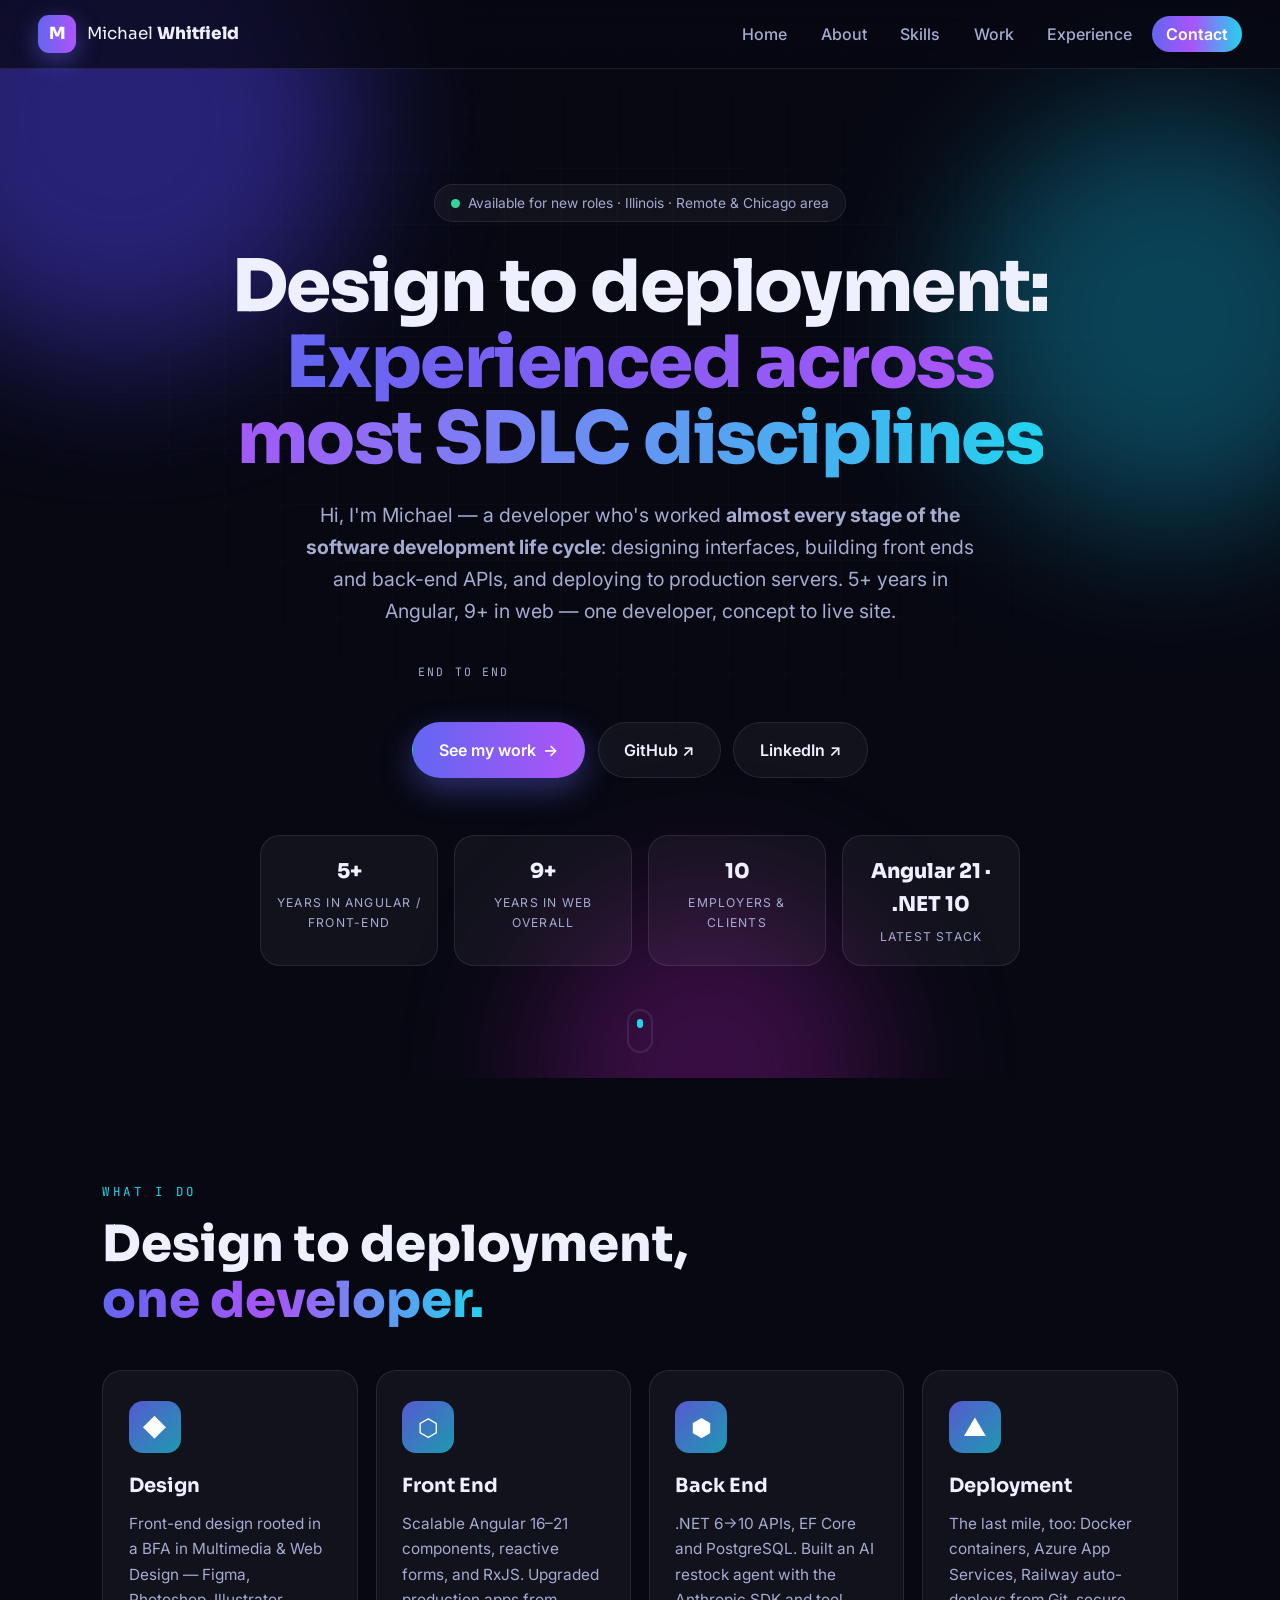
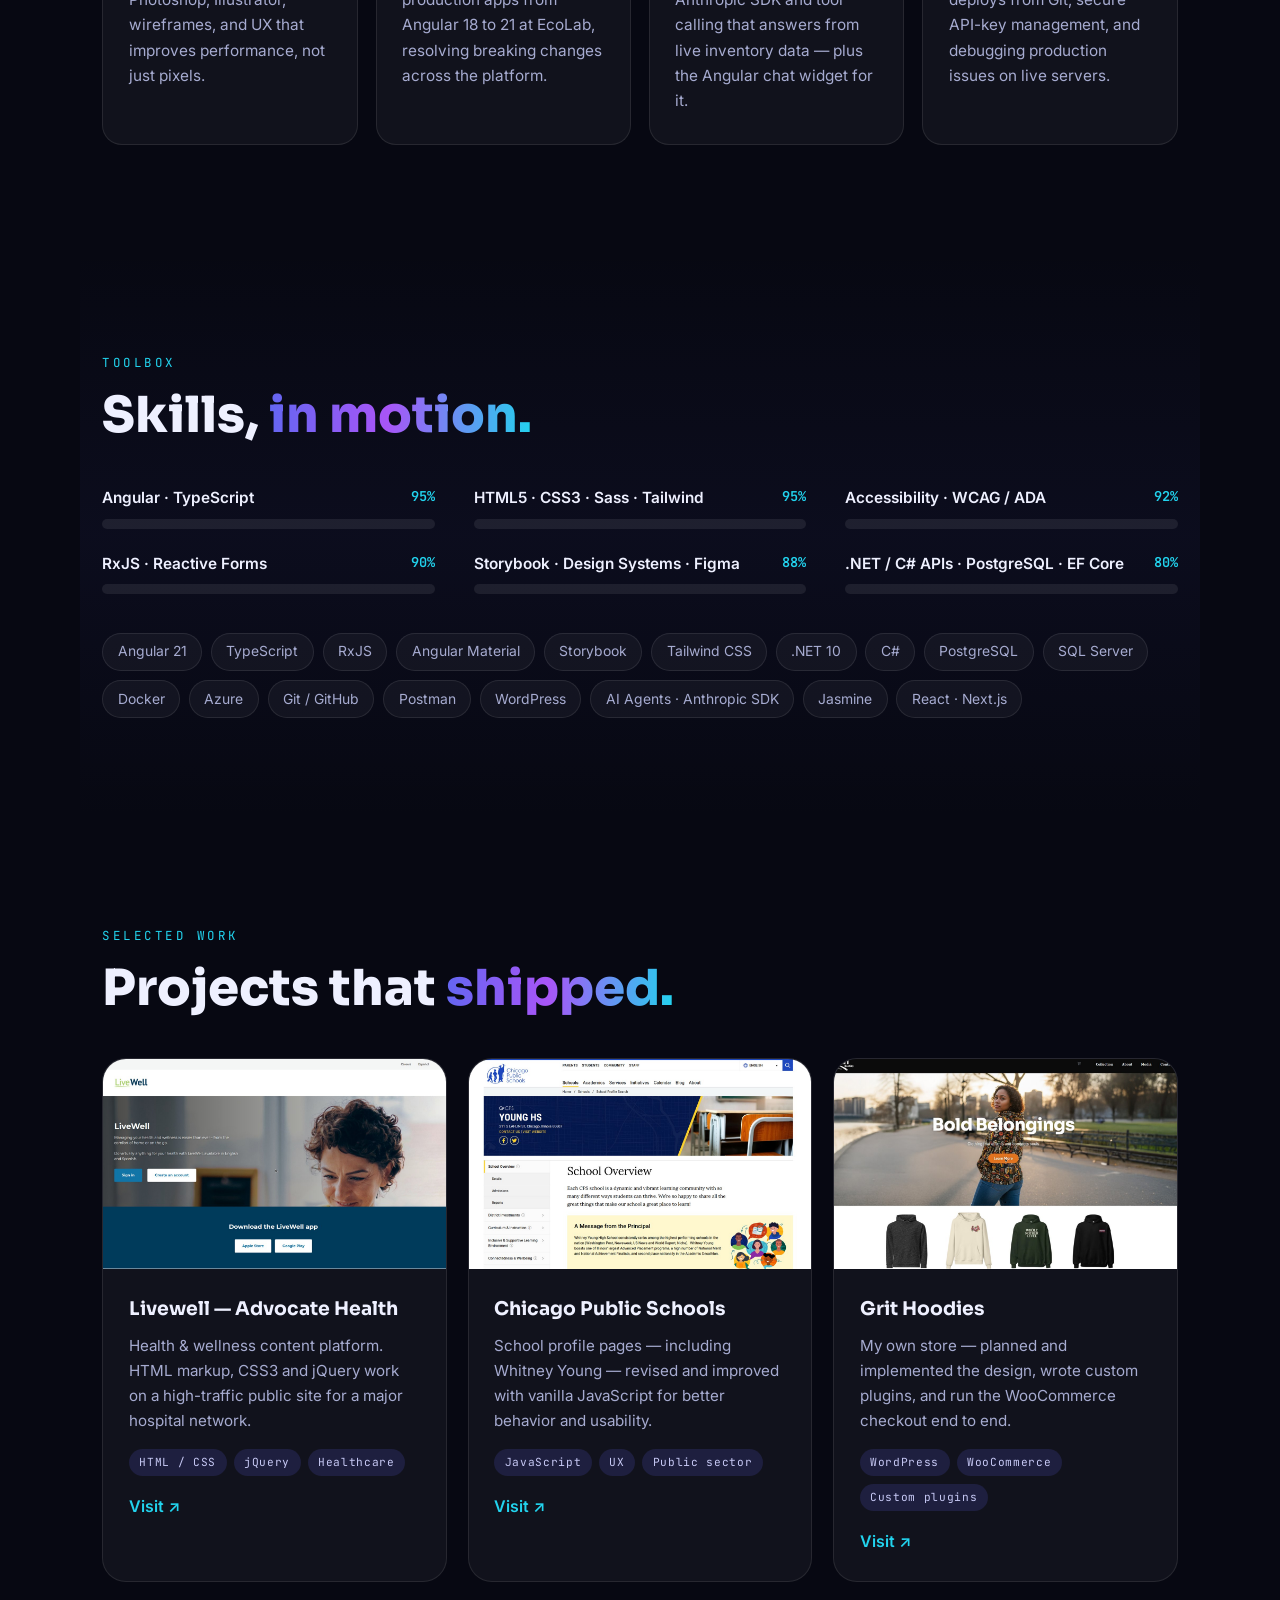
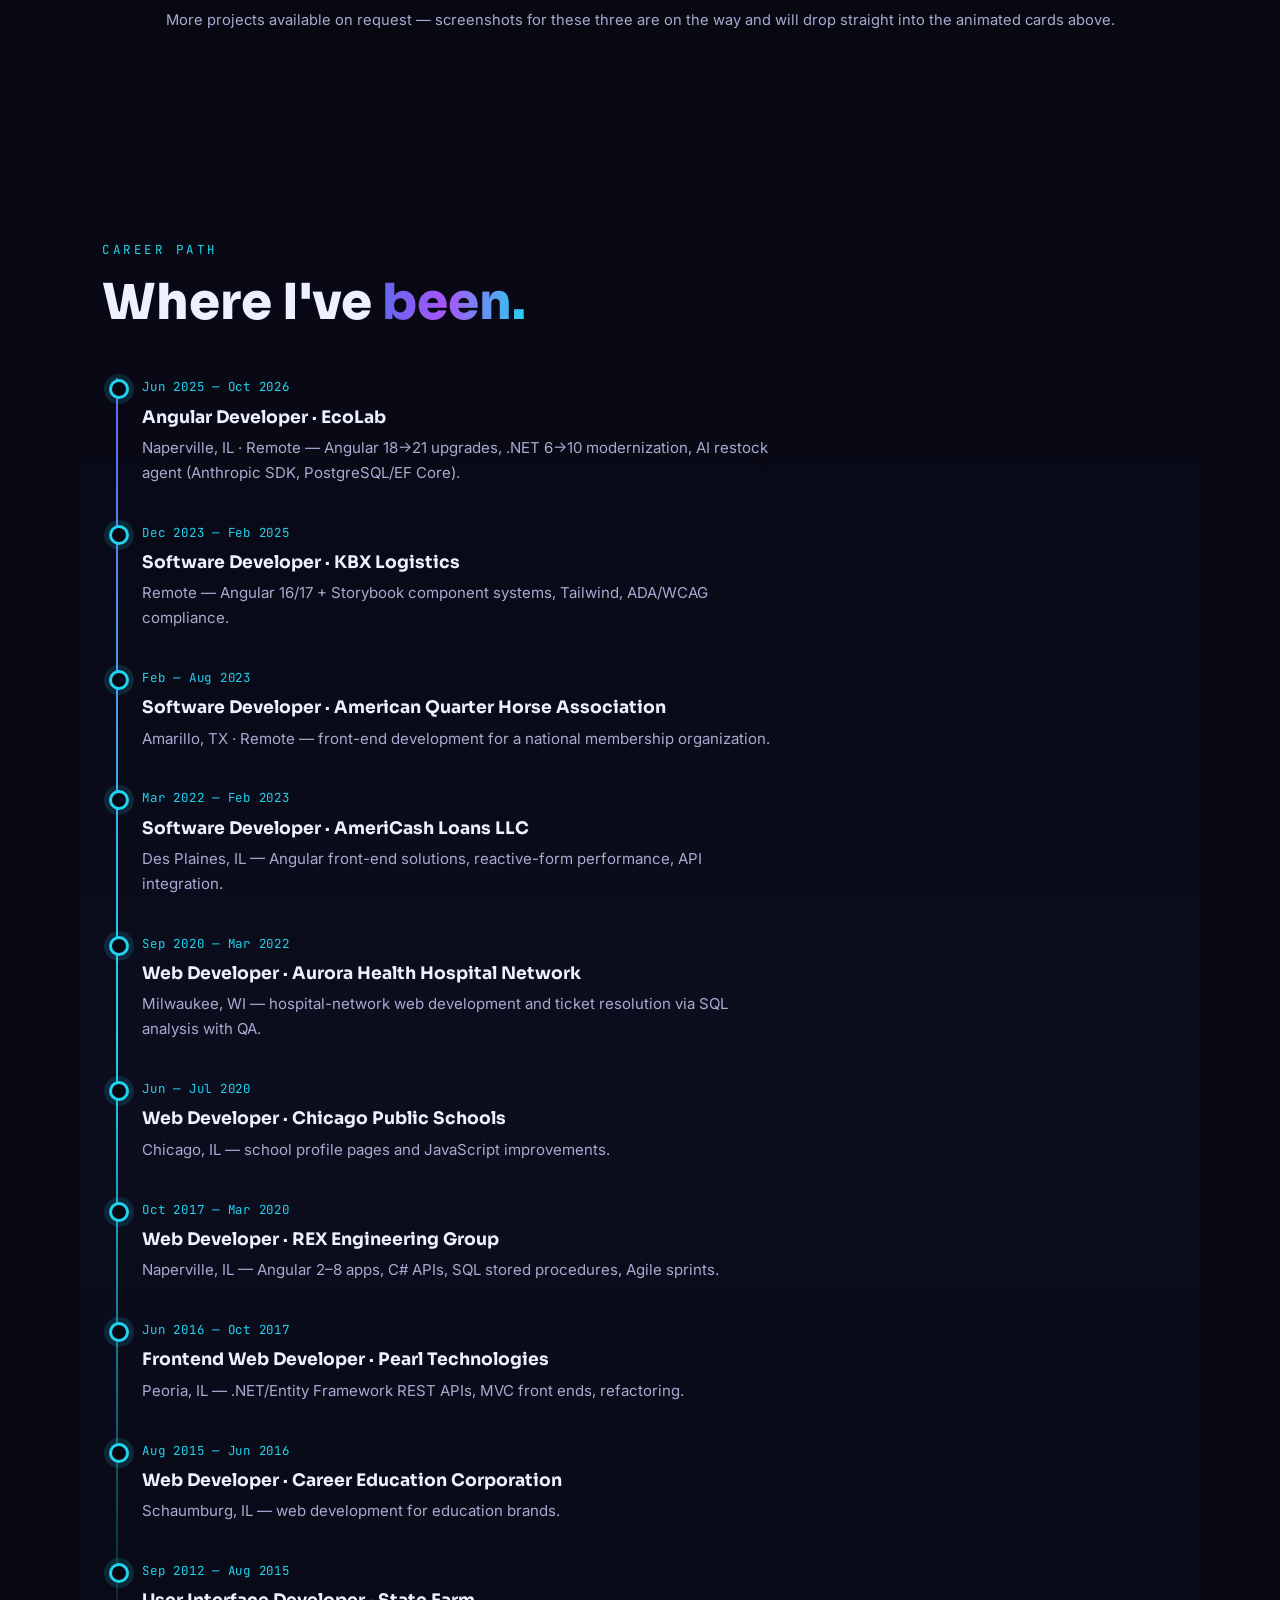
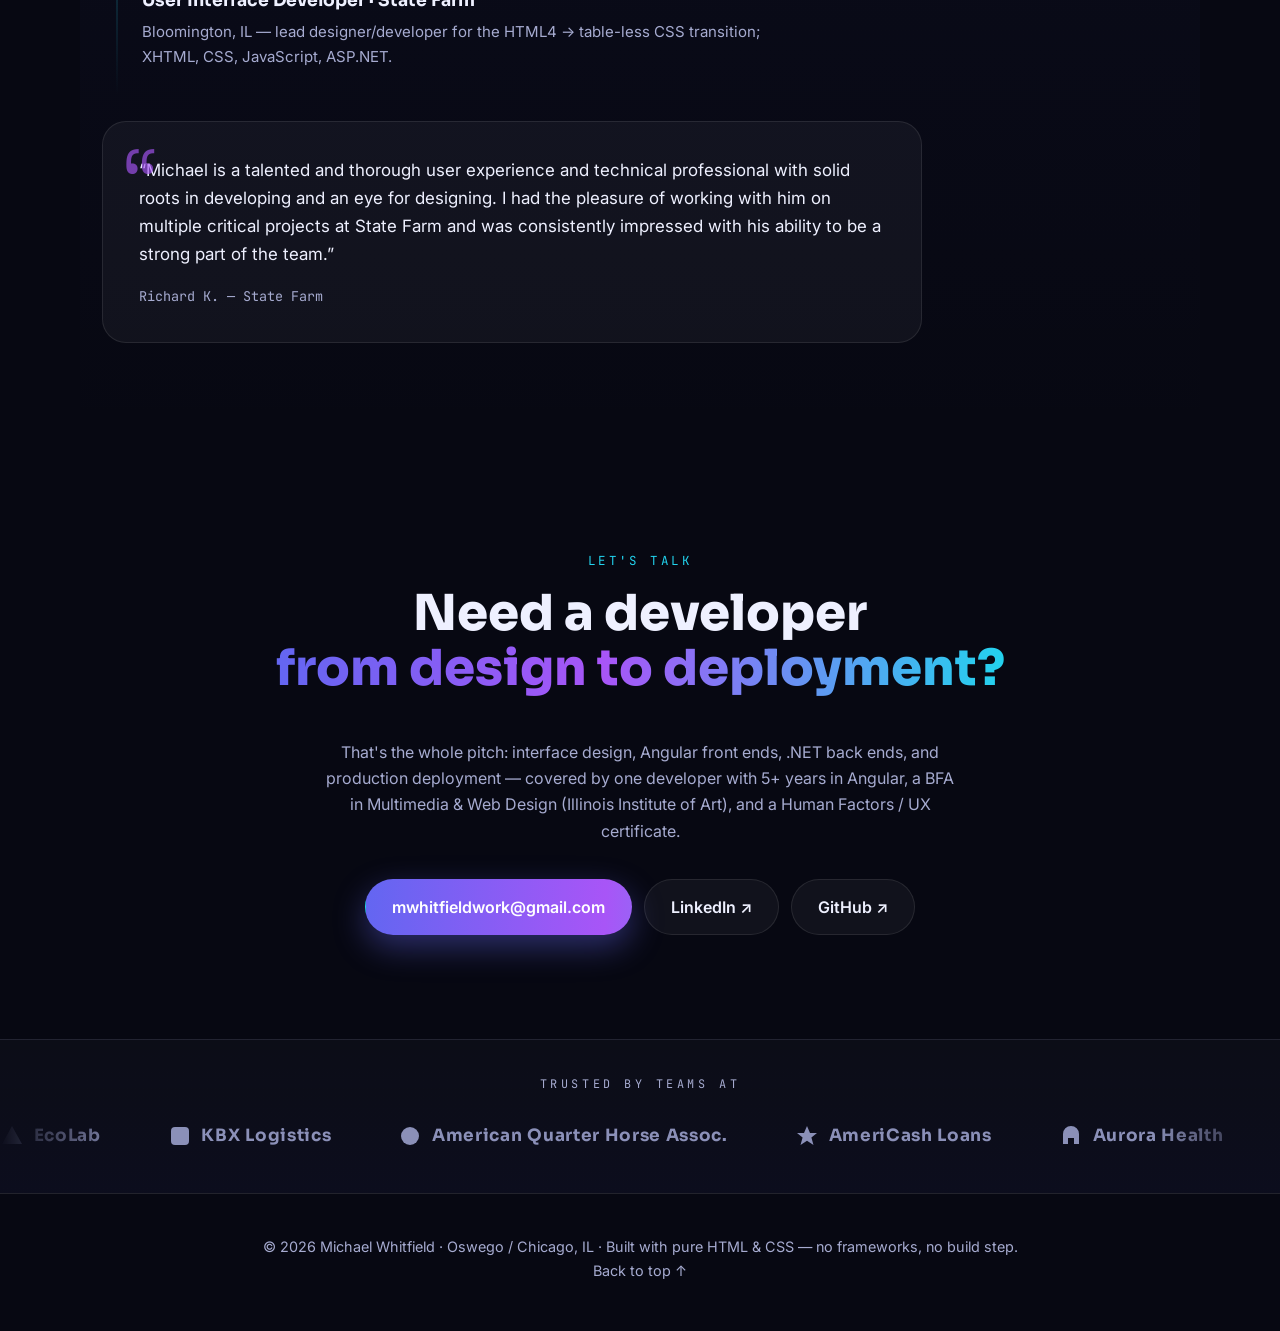
<file: index.html>
<!DOCTYPE html>
<html lang="en">
<head>
  <meta charset="UTF-8" />
  <meta name="viewport" content="width=device-width, initial-scale=1.0" />
  <meta name="description" content="Michael Whitfield — Full-stack developer in Illinois covering the whole software development life cycle: interface design, front-end and back-end builds, and deployment to production servers. Angular 21, TypeScript, .NET, PostgreSQL." />
  <meta name="theme-color" content="#070812" />
  <title>Michael Whitfield — Design to Deployment | Full-Stack Developer</title>
  <link rel="stylesheet" href="css/styles.css" />
  <link rel="icon" href="data:image/svg+xml,%3Csvg xmlns='http://www.w3.org/2000/svg' viewBox='0 0 100 100'%3E%3Cdefs%3E%3ClinearGradient id='g' x1='0' y1='0' x2='1' y2='1'%3E%3Cstop stop-color='%236366f1'/%3E%3Cstop offset='1' stop-color='%2322d3ee'/%3E%3C/linearGradient%3E%3C/defs%3E%3Crect width='100' height='100' rx='24' fill='url(%23g)'/%3E%3Ctext x='50' y='68' font-size='52' font-family='Arial' font-weight='700' fill='white' text-anchor='middle'%3EM%3C/text%3E%3C/svg%3E" />
  <link rel="preconnect" href="https://fonts.googleapis.com" />
  <link rel="preconnect" href="https://fonts.gstatic.com" crossorigin />
  <link href="https://fonts.googleapis.com/css2?family=Sora:wght@400;600;700;800&family=Inter:wght@400;500;600&family=JetBrains+Mono:wght@500&display=swap" rel="stylesheet" />
</head>
<body>
  <!-- Skip link -->
  <a class="skip-link" href="#about">Skip to content</a>

  <!-- CSS-only mobile menu toggle -->
  <input class="nav-toggle" type="checkbox" id="nav-toggle" aria-hidden="true" tabindex="-1" />

  <div class="sticky-nav">
    <a class="brand" href="#home" aria-label="Michael Whitfield — home">
      <span class="brand-mark" aria-hidden="true">M</span>
      <span>Michael <strong>Whitfield</strong></span>
    </a>
    <label class="hamburger" for="nav-toggle" aria-label="Toggle navigation"><span></span><span></span><span></span></label>
    <nav aria-label="Main navigation">
      <ul id="navLinks">
        <li><a href="#home">Home</a></li>
        <li><a href="#about">About</a></li>
        <li><a href="#skills">Skills</a></li>
        <li><a href="#work">Work</a></li>
        <li><a href="#experience">Experience</a></li>
        <li><a class="nav-cta" href="#contact">Contact</a></li>
      </ul>
    </nav>
  </div>

  <!-- ================= HERO ================= -->
  <header class="hero" id="home">
    <div class="aurora" aria-hidden="true"><span class="orb orb-a"></span><span class="orb orb-b"></span><span class="orb orb-c"></span></div>
    <div class="grid-overlay" aria-hidden="true"></div>

    <section class="hero-inner" aria-label="Introduction">
      <p class="badge reveal"><span class="pulse-dot" aria-hidden="true"></span> Available for new roles · Illinois · Remote &amp; Chicago area</p>

      <h1 class="reveal d1">Design to deployment: <br /><span class="grad-text">Experienced across most SDLC disciplines</span></h1>

      <p class="hero-sub reveal d2">
        Hi, I'm Michael — a developer who's worked <strong>almost every stage of the software
        development life cycle</strong>: designing interfaces, building front ends and
        back-end APIs, and deploying to production servers. 5+ years in Angular,
        9+ in web — one developer, concept to live site.
      </p>

      <div class="rotator reveal d3" aria-label="The full development life cycle">
        <span class="rotator-label">End to end</span>
        <span class="rotator-window" aria-hidden="true">
          <span class="rotator-word w1">Design · Interfaces &amp; design systems</span>
          <span class="rotator-word w2">Build · Angular 21 · TypeScript · RxJS</span>
          <span class="rotator-word w3">Backend · .NET APIs · PostgreSQL</span>
          <span class="rotator-word w4">Deploy · Docker · Azure · Servers</span>
        </span>
      </div>

      <div class="hero-actions reveal d4">
        <a class="btn btn-primary" href="#work">See my work <span aria-hidden="true">→</span></a>
        <a class="btn btn-ghost" href="https://github.com/mwhitfieldwork" target="_blank" rel="noopener noreferrer">GitHub ↗</a>
        <a class="btn btn-ghost" href="https://www.linkedin.com/in/mikewhitfieldsr/" target="_blank" rel="noopener noreferrer">LinkedIn ↗</a>
      </div>

      <dl class="stats reveal d5">
        <div><dt>Years in Angular / front-end</dt><dd>5+</dd></div>
        <div><dt>Years in web overall</dt><dd>9+</dd></div>
        <div><dt>Employers &amp; clients</dt><dd>10</dd></div>
        <div><dt>Latest stack</dt><dd>Angular 21 · .NET 10</dd></div>
      </dl>
    </section>

    <a class="scroll-hint" href="#about" aria-label="Scroll to About"><span></span></a>
  </header>

  <main>
    <!-- ================= ABOUT / PILLARS ================= -->
    <section id="about" class="section" aria-label="About my work">
      <p class="eyebrow reveal">What I do</p>
      <h2 class="section-title reveal">Design to deployment,<br /><span class="grad-text">one developer.</span></h2>

      <div class="cards">
        <article class="card reveal">
          <div class="card-icon" aria-hidden="true">◆</div>
          <h3>Design</h3>
          <p>Front-end design rooted in a BFA in Multimedia &amp; Web Design — Figma, Photoshop, Illustrator, wireframes, and UX that improves performance, not just pixels.</p>
        </article>
        <!--<article class="card reveal">
          <div class="card-icon" aria-hidden="true">◎</div>
          <h3>UX / UI</h3>
          <p>Consistent, accessible interfaces in Agile teams. Design systems in Storybook, Angular Material and Tailwind — WCAG/ADA adherence up 35% on component work at KBX.</p>
        </article>-->
        <article class="card reveal">
          <div class="card-icon" aria-hidden="true">⬡</div>
          <h3>Front End</h3>
          <p>Scalable Angular 16–21 components, reactive forms, and RxJS. Upgraded production apps from Angular 18 to 21 at EcoLab, resolving breaking changes across the platform.</p>
        </article>
        <article class="card reveal">
          <div class="card-icon" aria-hidden="true">⬢</div>
          <h3>Back End</h3>
          <p>.NET 6→10 APIs, EF Core and PostgreSQL. Built an AI restock agent with the Anthropic SDK and tool calling that answers from live inventory data — plus the Angular chat widget for it.</p>
        </article>
        <article class="card reveal">
          <div class="card-icon" aria-hidden="true">▲</div>
          <h3>Deployment</h3>
          <p>The last mile, too: Docker containers, Azure App Services, Railway auto-deploys from Git, secure API-key management, and debugging production issues on live servers.</p>
        </article>
      </div>
    </section>

    <!-- ================= SKILLS ================= -->
    <section id="skills" class="section section-alt" aria-label="Technical skills">
      <p class="eyebrow reveal">Toolbox</p>
      <h2 class="section-title reveal">Skills, <span class="grad-text">in motion.</span></h2>

      <div class="skills-grid">
        <div class="skill reveal"><div class="skill-head"><span>Angular · TypeScript</span><span>95%</span></div><div class="bar"><span style="--w:95%"></span></div></div>
        <div class="skill reveal"><div class="skill-head"><span>HTML5 · CSS3 · Sass · Tailwind</span><span>95%</span></div><div class="bar"><span style="--w:95%"></span></div></div>
        <div class="skill reveal"><div class="skill-head"><span>Accessibility · WCAG / ADA</span><span>92%</span></div><div class="bar"><span style="--w:92%"></span></div></div>
        <div class="skill reveal"><div class="skill-head"><span>RxJS · Reactive Forms</span><span>90%</span></div><div class="bar"><span style="--w:90%"></span></div></div>
        <div class="skill reveal"><div class="skill-head"><span>Storybook · Design Systems · Figma</span><span>88%</span></div><div class="bar"><span style="--w:88%"></span></div></div>
        <div class="skill reveal"><div class="skill-head"><span>.NET / C# APIs · PostgreSQL · EF Core</span><span>80%</span></div><div class="bar"><span style="--w:80%"></span></div></div>
      </div>

      <ul class="chip-cloud reveal" aria-label="More tools and technologies">
        <li>Angular 21</li><li>TypeScript</li><li>RxJS</li><li>Angular Material</li><li>Storybook</li><li>Tailwind CSS</li>
        <li>.NET 10</li><li>C#</li><li>PostgreSQL</li><li>SQL Server</li><li>Docker</li><li>Azure</li>
        <li>Git / GitHub</li><li>Postman</li><li>WordPress</li><li>AI Agents · Anthropic SDK</li><li>Jasmine</li><li>React · Next.js</li>
      </ul>
    </section>

    <!-- ================= WORK ================= -->
    <section id="work" class="section" aria-label="Project showcase">
      <p class="eyebrow reveal">Selected work</p>
      <h2 class="section-title reveal">Projects that <span class="grad-text">shipped.</span></h2>

      <div class="projects">
        <article class="project reveal tilt">
          <!-- SCREENSHOT SLOT: replace the .project-cover div below with
               <img class="project-shot" src="images/livewell.jpg" alt="Screenshot of Livewell" /> -->
          <img class="project-shot" src="images/livewell.jpg" alt="Screenshot of Livewell" />
          <div class="project-body">
            <h3>Livewell — Advocate Health</h3>
            <p>Health &amp; wellness content platform. HTML markup, CSS3 and jQuery work on a high-traffic public site for a major hospital network.</p>
            <ul class="tags"><li>HTML / CSS</li><li>jQuery</li><li>Healthcare</li></ul>
            <a href="https://www.advocatehealth.org/livewell" target="_blank" rel="noopener noreferrer">Visit ↗</a>
          </div>
        </article>

        <article class="project reveal tilt">
          <!-- SCREENSHOT SLOT: replace the .project-cover div below with
               <img class="project-shot" src="images/cps.jpg" alt="Screenshot of Chicago Public Schools" /> -->
          <img class="project-shot" src="images/cps.jpg" alt="Screenshot of Chicago Public Schools" />
          <div class="project-body">
            <h3>Chicago Public Schools</h3>
            <p>School profile pages — including Whitney Young — revised and improved with vanilla JavaScript for better behavior and usability.</p>
            <ul class="tags"><li>JavaScript</li><li>UX</li><li>Public sector</li></ul>
            <a href="https://www.cps.edu/schools/profiles/school-overview/whitney" target="_blank" rel="noopener noreferrer">Visit ↗</a>
          </div>
        </article>

        <article class="project reveal tilt">
          <!-- SCREENSHOT SLOT: replace the .project-cover div below with
               <img class="project-shot" src="images/grit.jpg" alt="Screenshot of Grit Hoodies" /> -->
          <img class="project-shot" src="images/grit.jpg" alt="Screenshot of Grit Hoodies" />
          <div class="project-body">
            <h3>Grit Hoodies</h3>
            <p>My own store — planned and implemented the design, wrote custom plugins, and run the WooCommerce checkout end to end.</p>
            <ul class="tags"><li>WordPress</li><li>WooCommerce</li><li>Custom plugins</li></ul>
            <a href="https://grithoodies.com" target="_blank" rel="noopener noreferrer">Visit ↗</a>
          </div>
        </article>

      </div>
      <p class="projects-note reveal">More projects available on request — screenshots for these three are on the way and will drop straight into the animated cards above.</p>
    </section>

    <!-- ================= EXPERIENCE ================= -->
    <section id="experience" class="section section-alt" aria-label="Work experience">
      <p class="eyebrow reveal">Career path</p>
      <h2 class="section-title reveal">Where I've <span class="grad-text">been.</span></h2>

      <ol class="timeline">
        <li class="reveal"><time>Jun 2025 — Oct 2026</time><div><h3>Angular Developer · EcoLab</h3><p>Naperville, IL · Remote — Angular 18→21 upgrades, .NET 6→10 modernization, AI restock agent (Anthropic SDK, PostgreSQL/EF Core).</p></div></li>
        <li class="reveal"><time>Dec 2023 — Feb 2025</time><div><h3>Software Developer · KBX Logistics</h3><p>Remote — Angular 16/17 + Storybook component systems, Tailwind, ADA/WCAG compliance.</p></div></li>
        <li class="reveal"><time>Feb — Aug 2023</time><div><h3>Software Developer · American Quarter Horse Association</h3><p>Amarillo, TX · Remote — front-end development for a national membership organization.</p></div></li>
        <li class="reveal"><time>Mar 2022 — Feb 2023</time><div><h3>Software Developer · AmeriCash Loans LLC</h3><p>Des Plaines, IL — Angular front-end solutions, reactive-form performance, API integration.</p></div></li>
        <li class="reveal"><time>Sep 2020 — Mar 2022</time><div><h3>Web Developer · Aurora Health Hospital Network</h3><p>Milwaukee, WI — hospital-network web development and ticket resolution via SQL analysis with QA.</p></div></li>
        <li class="reveal"><time>Jun — Jul 2020</time><div><h3>Web Developer · Chicago Public Schools</h3><p>Chicago, IL — school profile pages and JavaScript improvements.</p></div></li>
        <li class="reveal"><time>Oct 2017 — Mar 2020</time><div><h3>Web Developer · REX Engineering Group</h3><p>Naperville, IL — Angular 2–8 apps, C# APIs, SQL stored procedures, Agile sprints.</p></div></li>
        <li class="reveal"><time>Jun 2016 — Oct 2017</time><div><h3>Frontend Web Developer · Pearl Technologies</h3><p>Peoria, IL — .NET/Entity Framework REST APIs, MVC front ends, refactoring.</p></div></li>
        <li class="reveal"><time>Aug 2015 — Jun 2016</time><div><h3>Web Developer · Career Education Corporation</h3><p>Schaumburg, IL — web development for education brands.</p></div></li>
        <li class="reveal"><time>Sep 2012 — Aug 2015</time><div><h3>User Interface Developer · State Farm</h3><p>Bloomington, IL — lead designer/developer for the HTML4 → table-less CSS transition; XHTML, CSS, JavaScript, ASP.NET.</p></div></li>
      </ol>

      <figure class="testimonial reveal">
        <blockquote>
          <p>“Michael is a talented and thorough user experience and technical professional with solid roots in developing and an eye for designing. I had the pleasure of working with him on multiple critical projects at State Farm and was consistently impressed with his ability to be a strong part of the team.”</p>
        </blockquote>
        <figcaption>Richard K. — State Farm</figcaption>
      </figure>
    </section>

    <!-- ================= CONTACT ================= -->
    <section id="contact" class="section contact" aria-label="Contact me">
      <p class="eyebrow reveal">Let's talk</p>
      <h2 class="section-title reveal">Need a developer<br /><span class="grad-text">from design to deployment?</span></h2>
      <p class="contact-copy reveal">
        That's the whole pitch: interface design, Angular front ends, .NET back ends, and production
        deployment — covered by one developer with 5+ years in Angular, a BFA in Multimedia &amp; Web Design
        (Illinois Institute of Art), and a Human Factors / UX certificate.
      </p>
      <div class="hero-actions reveal">
        <a class="btn btn-primary" href="mailto:mwhitfieldwork@gmail.com">mwhitfieldwork@gmail.com</a>
        <a class="btn btn-ghost" href="https://www.linkedin.com/in/mikewhitfieldsr/" target="_blank" rel="noopener noreferrer">LinkedIn ↗</a>
        <a class="btn btn-ghost" href="https://github.com/mwhitfieldwork" target="_blank" rel="noopener noreferrer">GitHub ↗</a>
      </div>
    </section>
  </main>

  <!-- ============ LOGO MARQUEE — bottom of page ============
       Every employer from Mike's LinkedIn, redrawn as a wordmark
       in ONE silhouette fill color (--logo-color), same height,
       same weight. Pure CSS infinite scroll; pauses on hover. -->
  <section class="logo-strip" aria-label="Companies Michael Whitfield has worked with">
    <p class="logo-strip-label">Trusted by teams at</p>
    <div class="marquee">
      <div class="marquee-track">
        <!-- Set 1 -->
        <span class="logo-item"><svg viewBox="0 0 24 24" aria-hidden="true"><path d="M12 2 22 20H2Z"/></svg>EcoLab</span>
        <span class="logo-item"><svg viewBox="0 0 24 24" aria-hidden="true"><rect x="3" y="3" width="18" height="18" rx="4"/></svg>KBX Logistics</span>
        <span class="logo-item"><svg viewBox="0 0 24 24" aria-hidden="true"><circle cx="12" cy="12" r="9"/></svg>American Quarter Horse Assoc.</span>
        <span class="logo-item"><svg viewBox="0 0 24 24" aria-hidden="true"><path d="M12 2l3 7h7l-5.6 4.4L18.5 21 12 16.8 5.5 21l2.1-7.6L2 9h7Z"/></svg>AmeriCash Loans</span>
        <span class="logo-item"><svg viewBox="0 0 24 24" aria-hidden="true"><path d="M4 20V10a8 8 0 0 1 16 0v10h-5v-6H9v6Z"/></svg>Aurora Health</span>
        <span class="logo-item"><svg viewBox="0 0 24 24" aria-hidden="true"><path d="M12 3 2 8l10 5 10-5Zm-7 7.6V16c0 1.7 3.1 3 7 3s7-1.3 7-3v-5.4l-7 3.4Z"/></svg>Chicago Public Schools</span>
        <span class="logo-item"><svg viewBox="0 0 24 24" aria-hidden="true"><path d="M3 21 12 3l9 18h-6l-3-6-3 6Z"/></svg>REX Engineering</span>
        <span class="logo-item"><svg viewBox="0 0 24 24" aria-hidden="true"><circle cx="12" cy="12" r="6"/><circle cx="12" cy="12" r="10" fill="none" stroke="currentColor" stroke-width="2"/></svg>Pearl Technologies</span>
        <span class="logo-item"><svg viewBox="0 0 24 24" aria-hidden="true"><rect x="4" y="4" width="16" height="16" rx="2" transform="rotate(45 12 12)"/></svg>Career Education Corp</span>
        <span class="logo-item"><svg viewBox="0 0 24 24" aria-hidden="true"><path d="M12 2a10 10 0 1 0 10 10h-7a3 3 0 0 1-3-3Z"/></svg>State Farm</span>
        <!-- Set 2 (duplicate for a seamless loop — aria-hidden) -->
        <span class="logo-item" aria-hidden="true"><svg viewBox="0 0 24 24" aria-hidden="true"><path d="M12 2 22 20H2Z"/></svg>EcoLab</span>
        <span class="logo-item" aria-hidden="true"><svg viewBox="0 0 24 24" aria-hidden="true"><rect x="3" y="3" width="18" height="18" rx="4"/></svg>KBX Logistics</span>
        <span class="logo-item" aria-hidden="true"><svg viewBox="0 0 24 24" aria-hidden="true"><circle cx="12" cy="12" r="9"/></svg>American Quarter Horse Assoc.</span>
        <span class="logo-item" aria-hidden="true"><svg viewBox="0 0 24 24" aria-hidden="true"><path d="M12 2l3 7h7l-5.6 4.4L18.5 21 12 16.8 5.5 21l2.1-7.6L2 9h7Z"/></svg>AmeriCash Loans</span>
        <span class="logo-item" aria-hidden="true"><svg viewBox="0 0 24 24" aria-hidden="true"><path d="M4 20V10a8 8 0 0 1 16 0v10h-5v-6H9v6Z"/></svg>Aurora Health</span>
        <span class="logo-item" aria-hidden="true"><svg viewBox="0 0 24 24" aria-hidden="true"><path d="M12 3 2 8l10 5 10-5Zm-7 7.6V16c0 1.7 3.1 3 7 3s7-1.3 7-3v-5.4l-7 3.4Z"/></svg>Chicago Public Schools</span>
        <span class="logo-item" aria-hidden="true"><svg viewBox="0 0 24 24" aria-hidden="true"><path d="M3 21 12 3l9 18h-6l-3-6-3 6Z"/></svg>REX Engineering</span>
        <span class="logo-item" aria-hidden="true"><svg viewBox="0 0 24 24" aria-hidden="true"><circle cx="12" cy="12" r="6"/><circle cx="12" cy="12" r="10" fill="none" stroke="currentColor" stroke-width="2"/></svg>Pearl Technologies</span>
        <span class="logo-item" aria-hidden="true"><svg viewBox="0 0 24 24" aria-hidden="true"><rect x="4" y="4" width="16" height="16" rx="2" transform="rotate(45 12 12)"/></svg>Career Education Corp</span>
        <span class="logo-item" aria-hidden="true"><svg viewBox="0 0 24 24" aria-hidden="true"><path d="M12 2a10 10 0 1 0 10 10h-7a3 3 0 0 1-3-3Z"/></svg>State Farm</span>
      </div>
    </div>
  </section>

  <footer>
    <p>© 2026 Michael Whitfield · Oswego / Chicago, IL · Built with pure HTML &amp; CSS — no frameworks, no build step.</p>
    <p><a href="#home">Back to top ↑</a></p>
  </footer>
</body>
</html>
</file>
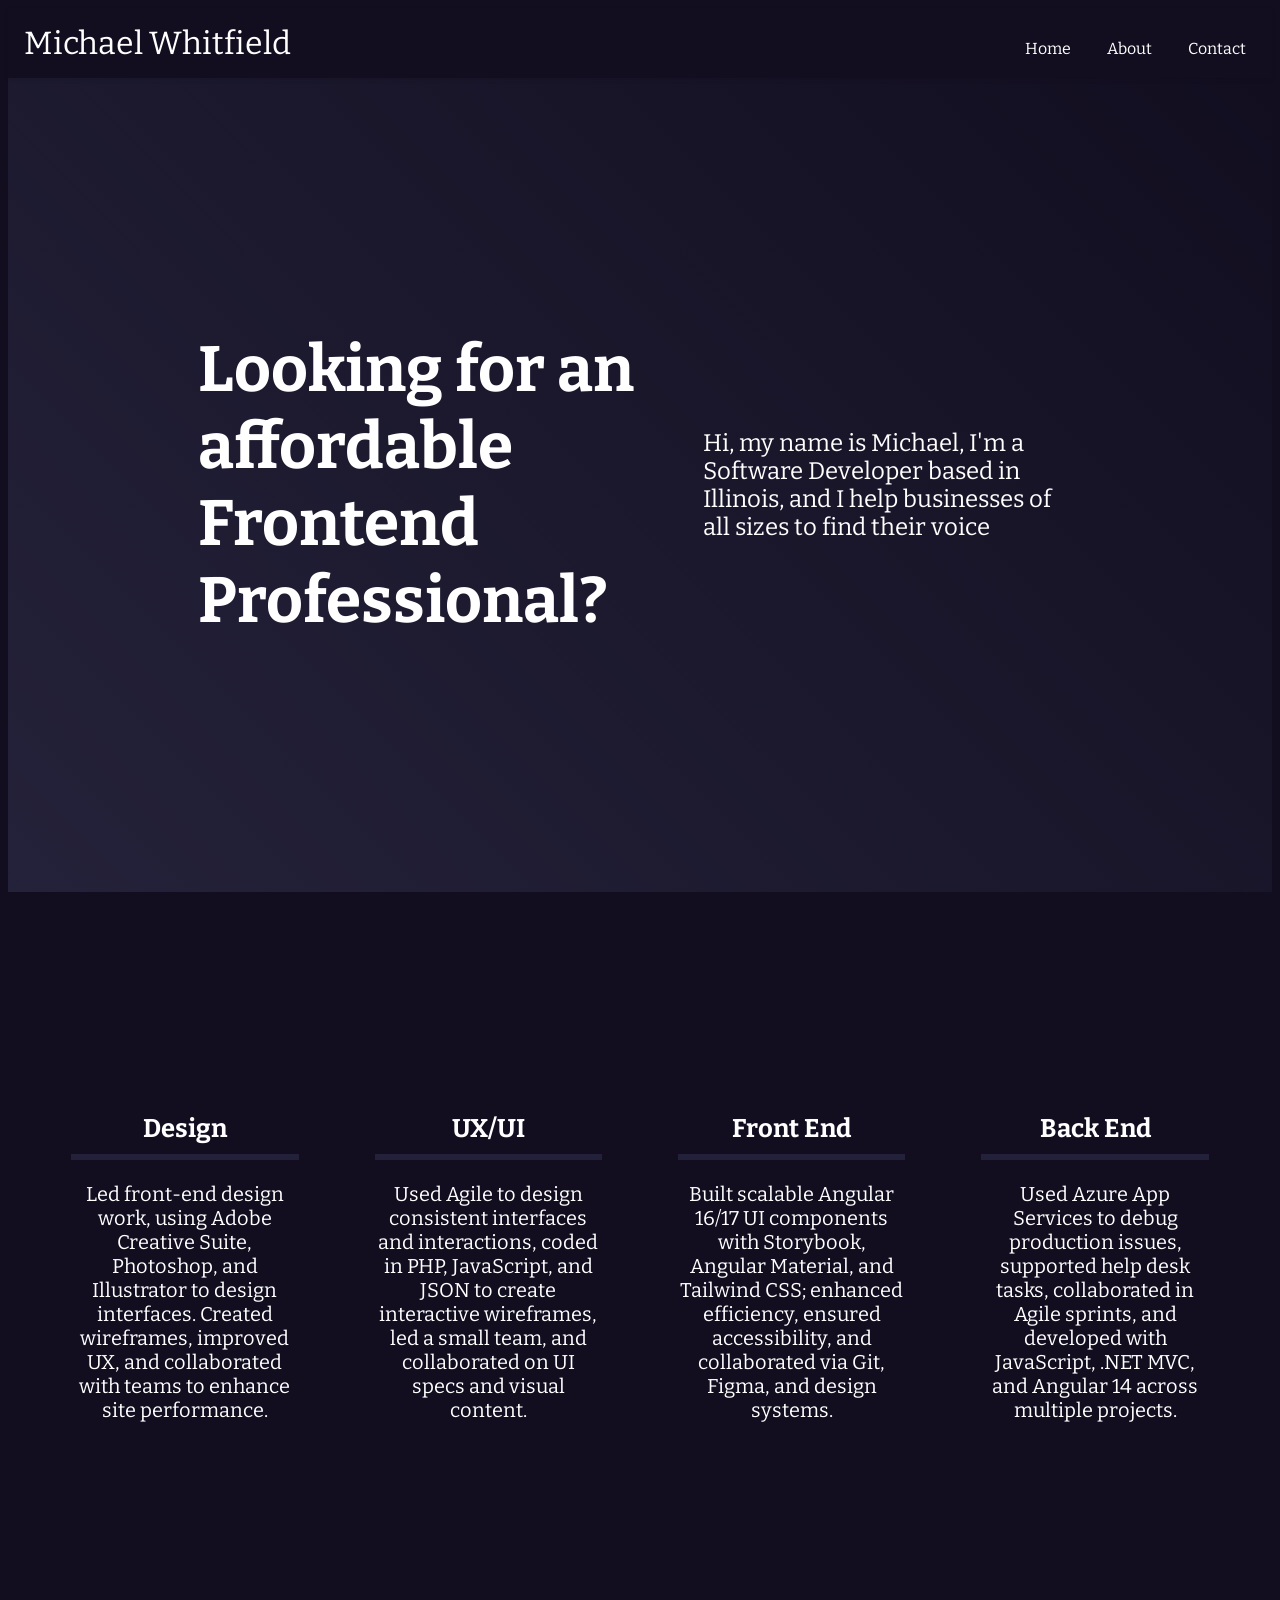
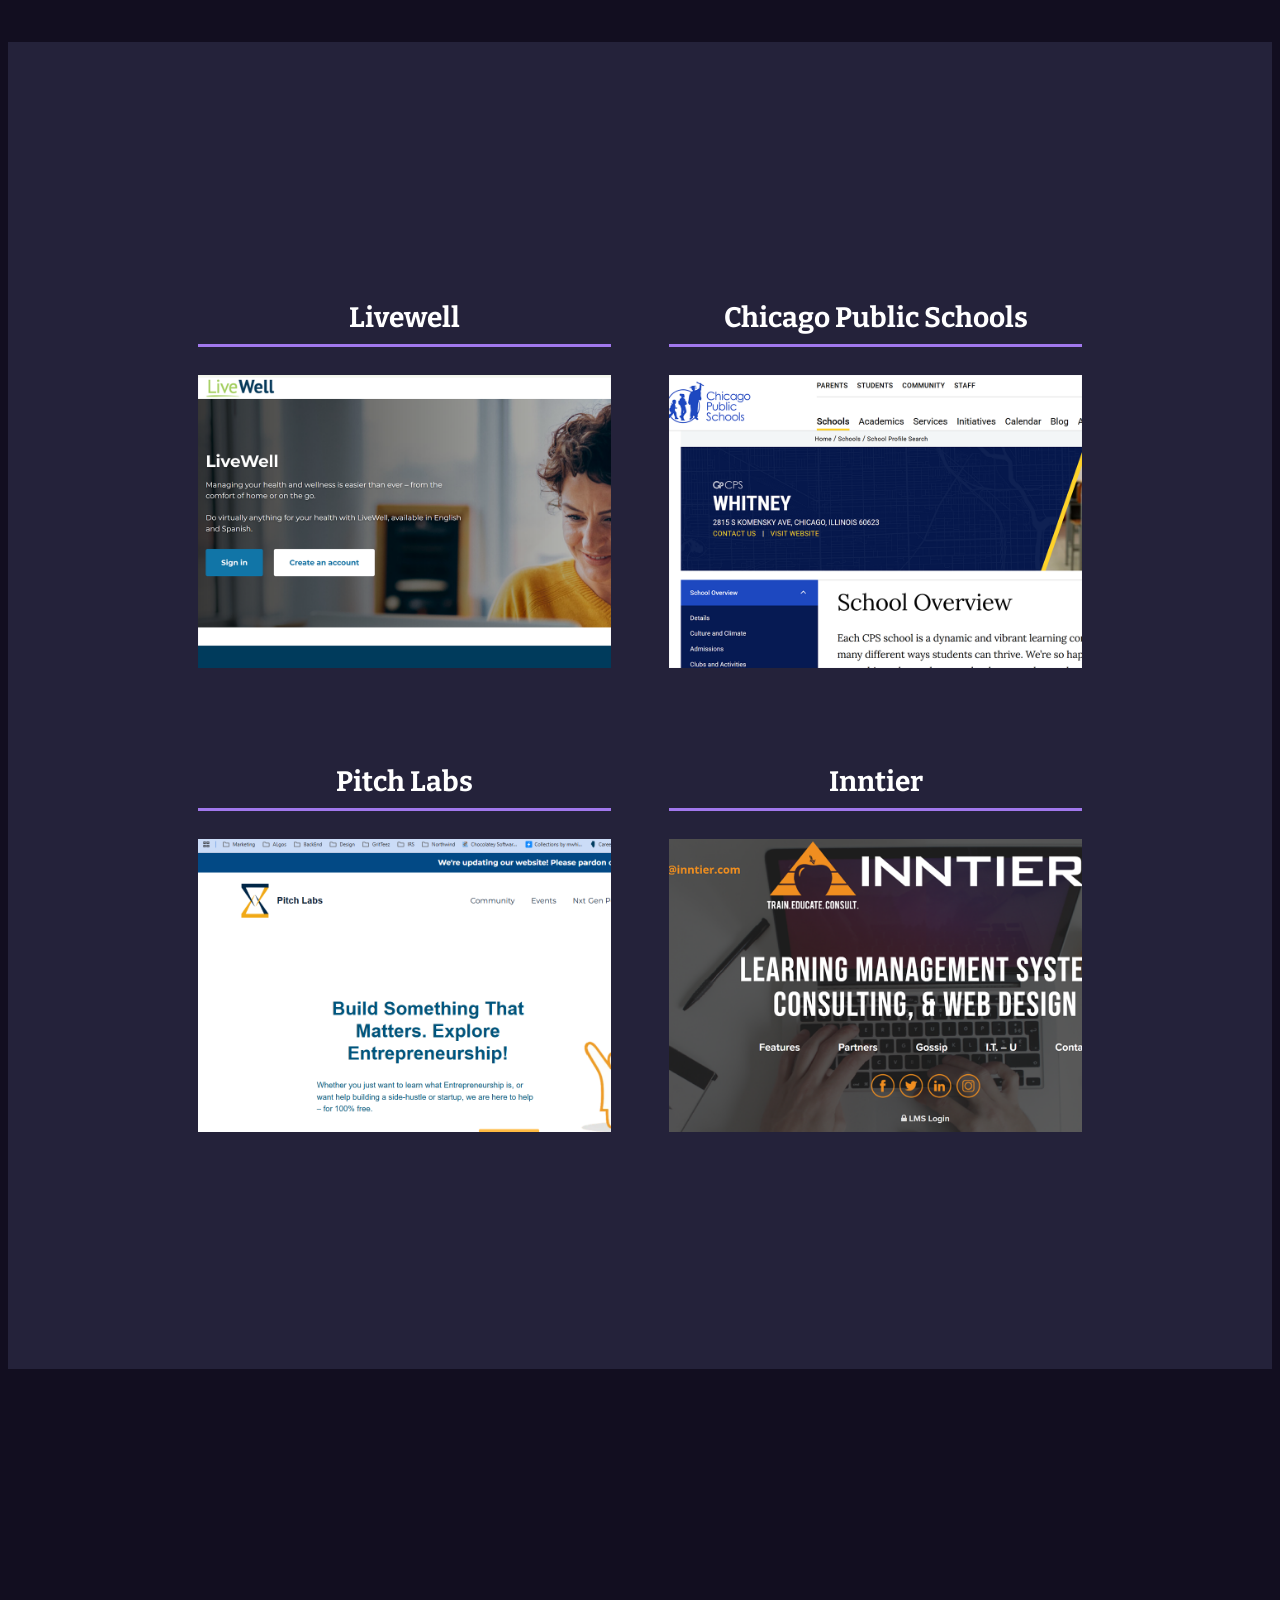
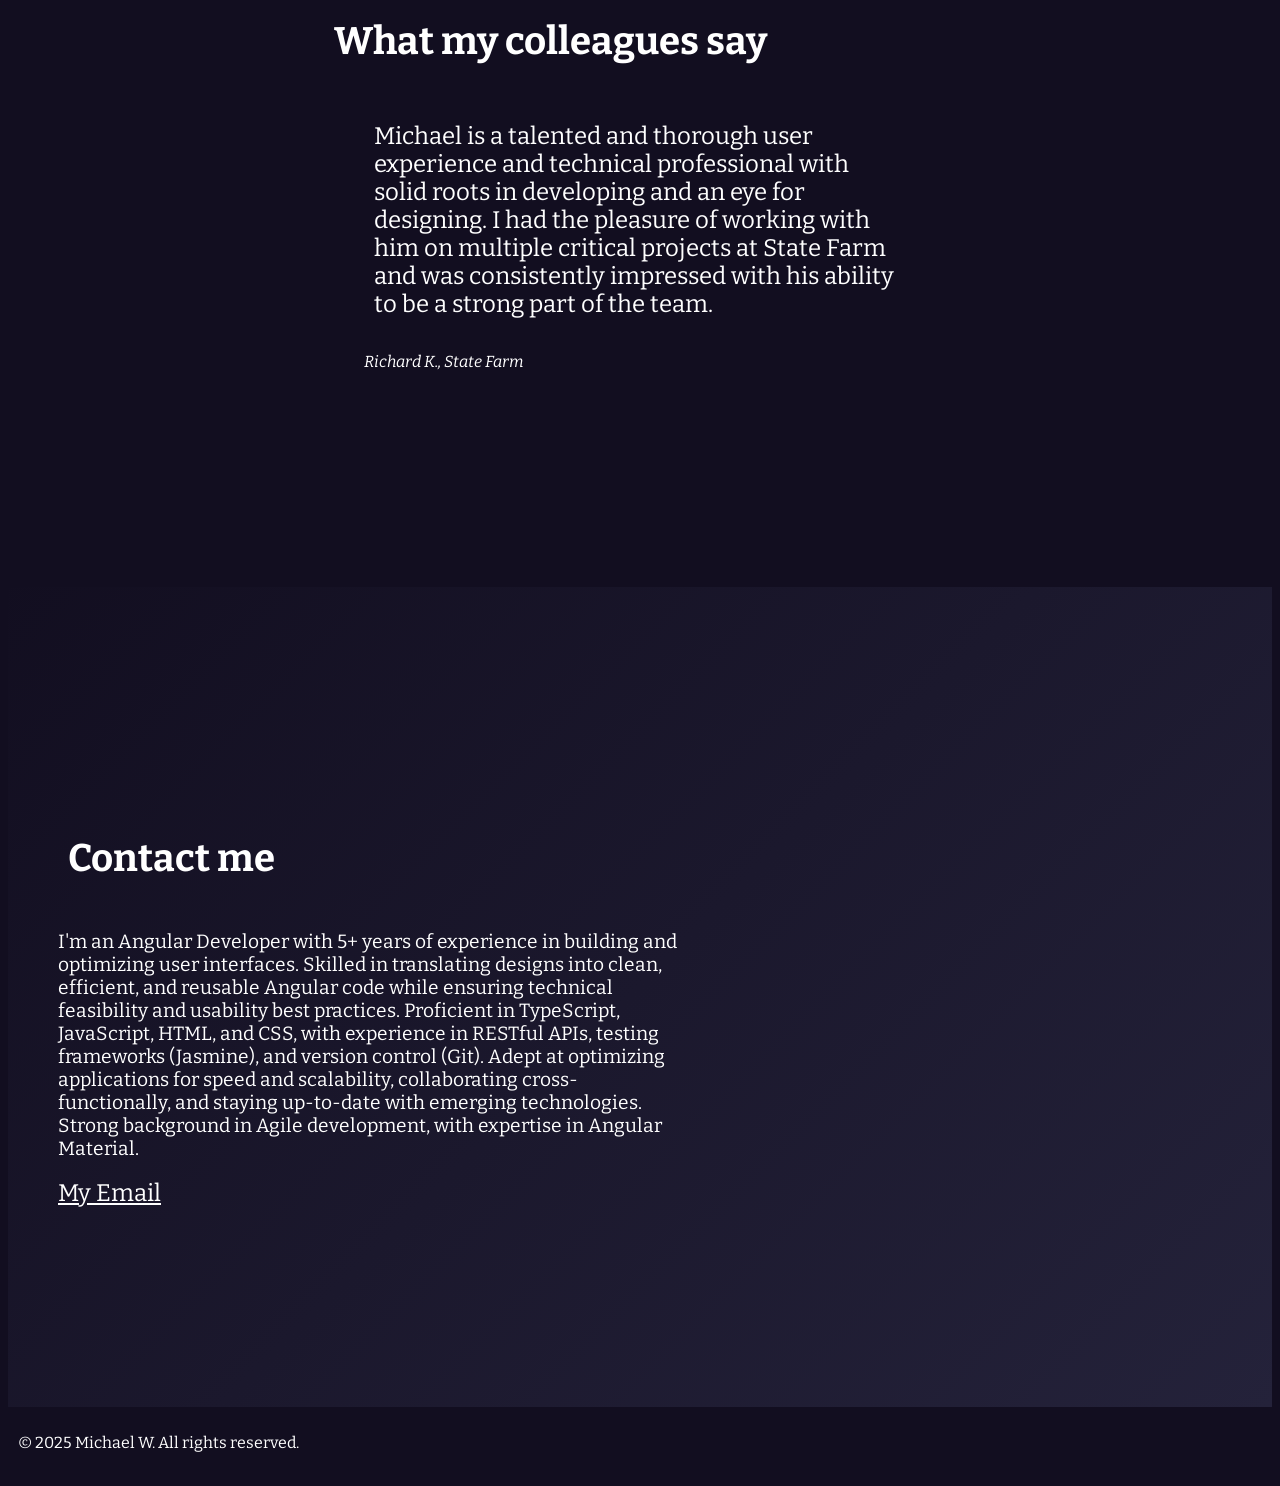
<file: version1/index.html>
<!DOCTYPE html>
<html lang="en">
<head>
  <meta charset="UTF-8" />
  <meta name="viewport" content="width=device-width, initial-scale=1.0" />
  <meta http-equiv="X-UA-Compatible" content="IE=edge" />
  <meta name="description" content="Mike W - Portfolio" />
  <title>Mw Portfolio</title>
  <link rel="stylesheet" href="css/styles.css" />
  <link rel="icon" href="favicon.ico" type="image/x-icon" />
  <link href="https://fonts.googleapis.com/css2?family=Bitter:wght@400;700&display=swap" rel="stylesheet">
</head>
<body>
    <div  class="sticky-nav">
        <article>Michael Whitfield</article> 

        <nav aria-label="Main navigation" role="navigation">
            <div class="hamburger" onclick="toggleMenu()">
                &#9776; 
              </div>
            <ul id="navLinks">
                <li><a href="#home">Home</a></li>
                <li><a href="#about">About</a></li>
                <li><a href="#contact">Contact</a></li>
                <!--<li><a href="tailwind.html" target="_blank" rel="noopener noreferrer" title="Tailwind">Tailwind</a></li>
                <li><a href="bootstrap.html" target="_blank" rel="noopener noreferrer" title="Bootstrap">Bootstrap</a></li>-->
            </ul>
        </nav>
   </div> 
  <header>   
    <section id="home"  aria-label="Home Hero">
        <h1>Looking for an affordable Frontend Professional?</h1>
        <p>Hi, my name is Michael, I'm a Software Developer  based in Illinois, and I help businesses of all sizes to find their voice</p>
    </section>
  </header>

  <main>
    <section id="about"  aria-label="About My Work">
        <article class="lifecyle-description">
            <h2>Design</h2>
            <p>Led front-end design work, using Adobe Creative Suite, Photoshop, and Illustrator to design interfaces. Created wireframes, improved UX, and collaborated with teams to enhance site performance.</p>
        </article>
        <article class="lifecyle-description">
            <h2>UX/UI</h2>
            <p>Used Agile to design consistent interfaces and interactions, coded in PHP, JavaScript, and JSON to create interactive wireframes, led a small team, and collaborated on UI specs and visual content.</p>
        </article>
        <article class="lifecyle-description">
            <h2>Front End</h2>
            <p>Built scalable Angular 16/17 UI components with Storybook, Angular Material, and Tailwind CSS; enhanced efficiency, ensured accessibility, and collaborated via Git, Figma, and design systems.</p>
        </article>
        <article class="lifecyle-description">
            <h2>Back End</h2>
            <p>Used Azure App Services to debug production issues, supported help desk tasks, collaborated in Agile sprints, and developed with JavaScript, .NET MVC, and Angular 14 across multiple projects.</p>
        </article>
    </section>

    <section id="showcase"  aria-label="Project Showcase">
        <div>
            <article class="demo">
                <h3>Livewell</h3>
                <a href="https://www.advocatehealth.org/livewell" target="_blank" rel="noopener noreferrer" title="Livewell">
                    <img src="images/livewell.png" alt="Screenshot of Livewell website" width="412" height="300" />
                </a>
            </article>
            <article class="demo">
                <h3>Chicago Public Schools</h3>
                <a href="https://www.cps.edu/schools/profiles/school-overview/whitney" target="_blank" rel="noopener noreferrer" title="Livewell">
                    <img src="images/cps.png" alt="Screenshot of ChicagoPublic Schools website"  width="412" height="300" >
                </a>
            </article>  
        </div> 
        <div>
            <article class="demo">
                <h3>Pitch Labs</h3>
                <a href="https://pitchlabs.org/" target="_blank" rel="noopener noreferrer" title="Pitch LAbs">
                    <img src="images/pitchlabs.png" alt="Screenshot of Descon website"  width="412" height="300" />
                </a>
            </article>
            <article class="demo">
                <h3>Inntier</h3>
                <a href="https://www.inntier.com/" target="_blank" rel="noopener noreferrer" title="Livewell">
                    <img src="images/inntier.png" alt="Screenshot of Inntier website" width="412" height="300"  />
                </a>
            </article>  
        </div>   
    </section>

    <section id="colleagues"  aria-label="What MY Peers Think">
        <div>
            <h3>What my colleagues say </h3>
            <blockquote>
                <p>Michael is a talented and thorough user experience and technical professional with solid roots in developing and an eye for designing. I had the pleasure of working with him on multiple critical projects at State Farm and was consistently impressed with his ability to be a strong part of the team.</p>
                <cite>Richard K., State Farm</cite>
            </blockquote>
        </div>
    </section>

    <section id="contact"  aria-label="Contact Me">
        <article>
            <h3>Contact me</h3>
            <p>I'm an Angular Developer with 5+ years of experience in building and optimizing user interfaces. Skilled in translating designs into clean, efficient, and reusable Angular code while ensuring technical feasibility and usability best practices. Proficient in TypeScript, JavaScript, HTML, and CSS, with experience in RESTful APIs, testing frameworks (Jasmine), and version control (Git). Adept at optimizing applications for speed and scalability, collaborating cross-functionally, and staying up-to-date with emerging technologies. Strong background in Agile development, with expertise in Angular Material.</p>
            <a href="mailto:mwhitfieldwork@gmail.com" target="_blank" rel="noopener noreferrer" title="Email" class="email"> My Email</a>
        </article>
    </section>
  </main>

  <footer>
    <p>&copy; 2025 Michael W. All rights reserved.</p>
  </footer>

  <script src="js/script.js"></script>
</body>
</html>
</file>
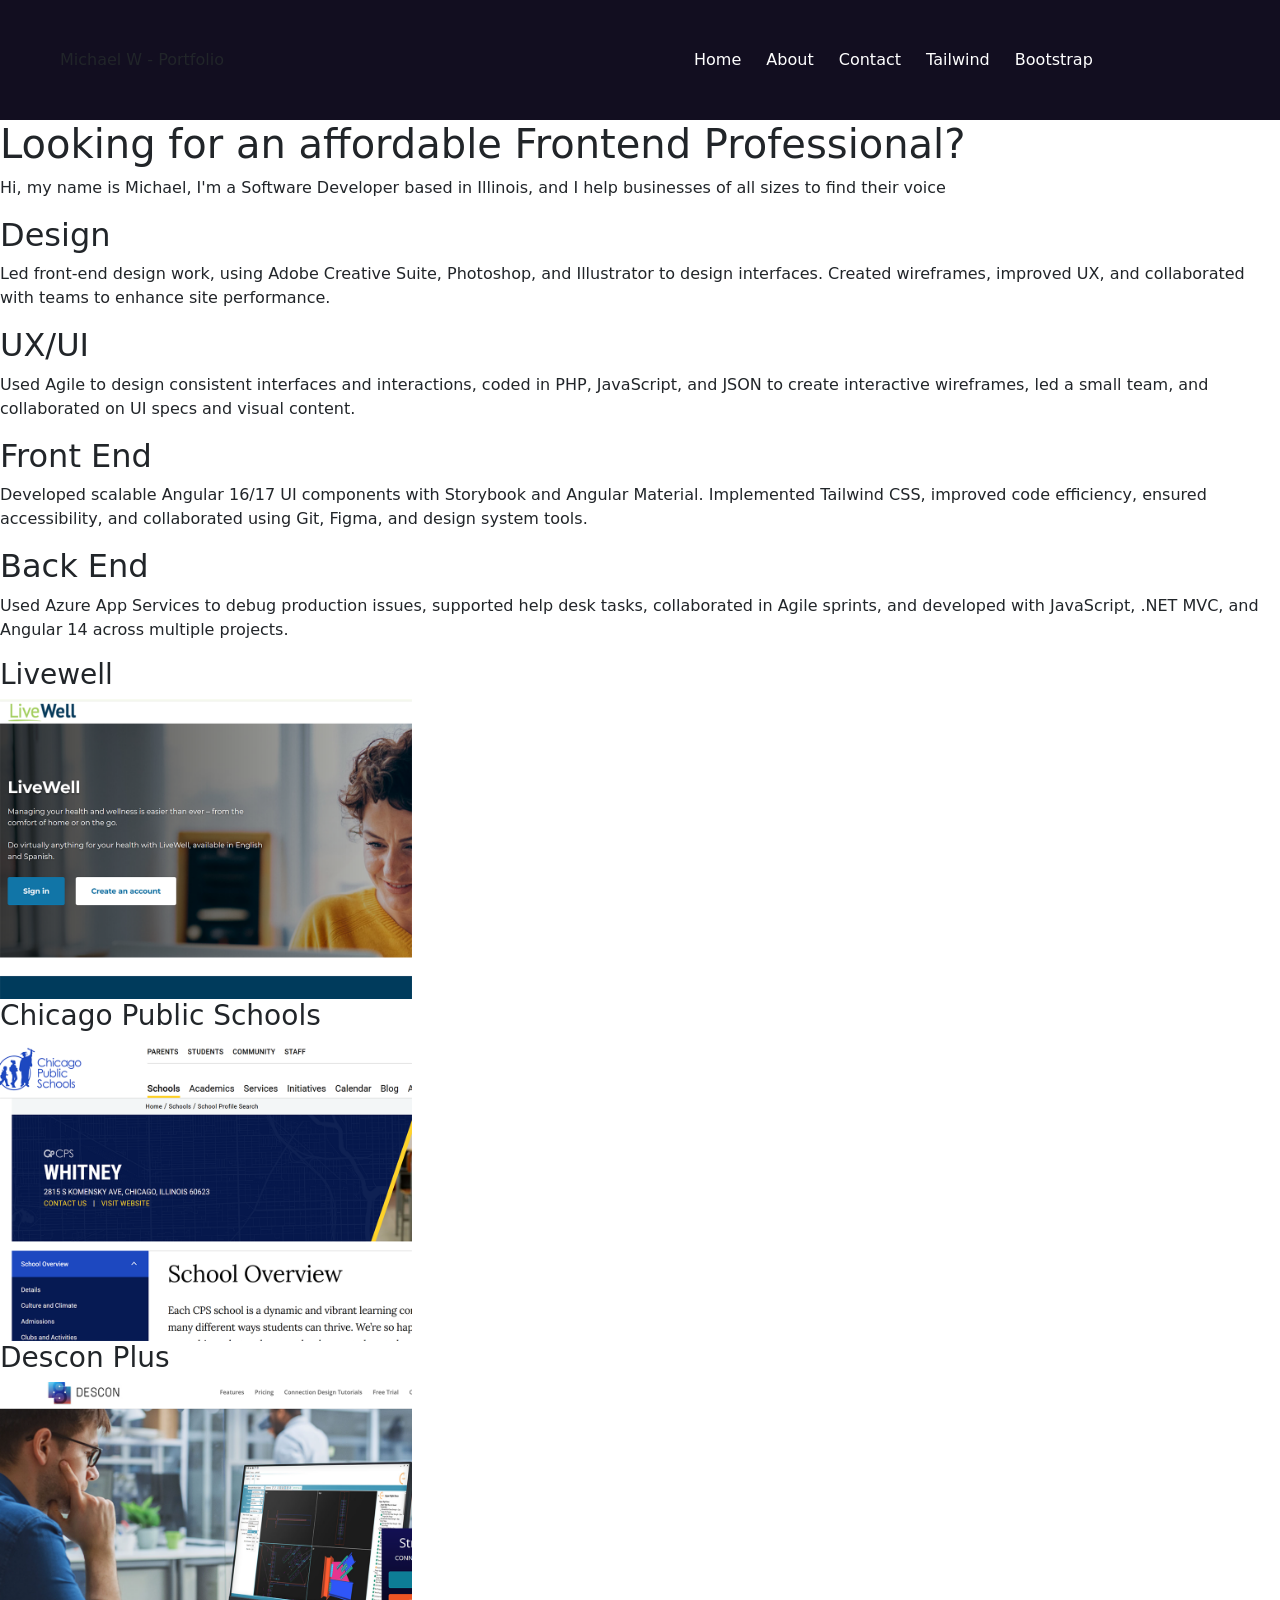
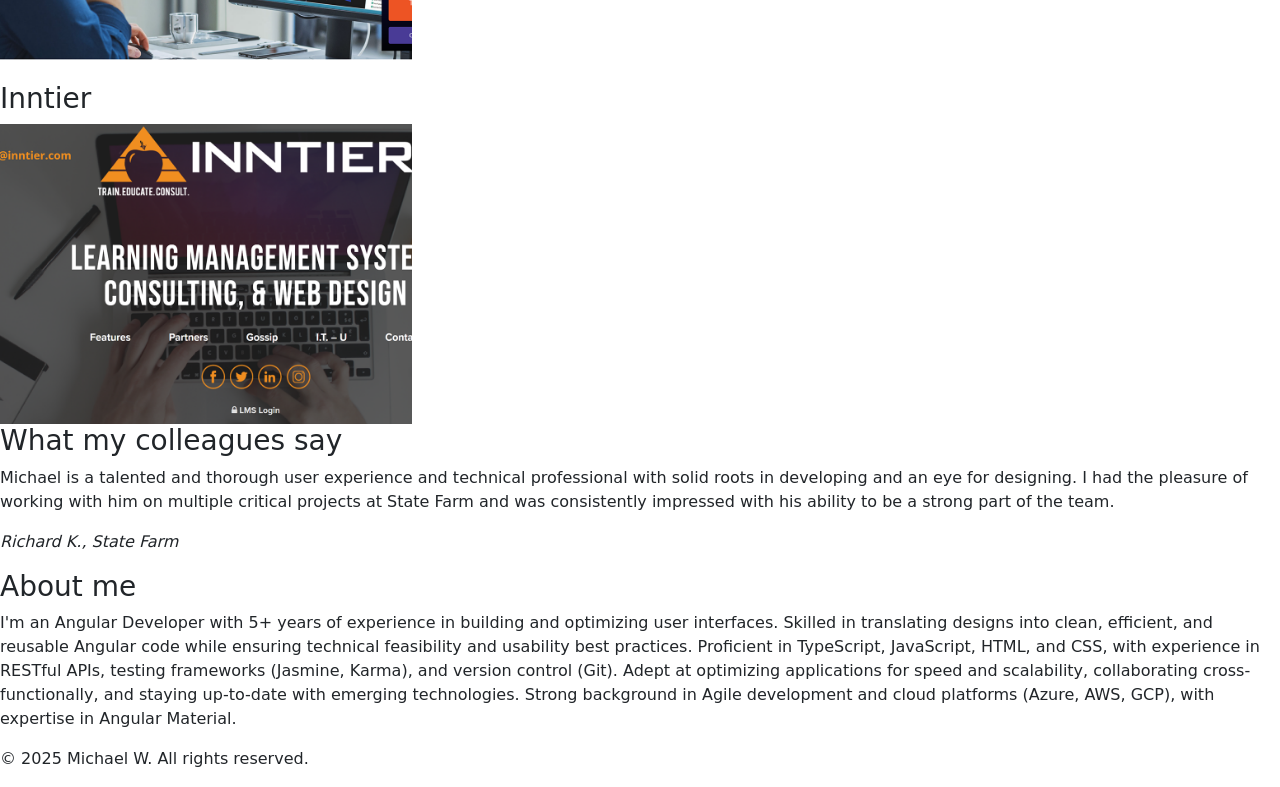
<file: bootstrap.html>
<!DOCTYPE html>
<html lang="en">
<head>
  <meta charset="UTF-8" />
  <meta name="viewport" content="width=device-width, initial-scale=1.0" />
  <meta http-equiv="X-UA-Compatible" content="IE=edge" />
  <meta name="description" content="Mike W - Portfolio" />
  <title>Your Page Title</title>
  <link rel="stylesheet" href="css/bootstrap-styles.css" />
  <link href="https://cdn.jsdelivr.net/npm/bootstrap@5.3.3/dist/css/bootstrap.min.css" rel="stylesheet">
  <link rel="icon" href="favicon.ico" type="image/x-icon" />
  <link href="https://fonts.googleapis.com/css2?family=Bitter:wght@400;700&display=swap" rel="stylesheet">
</head>
<body>
    <div  class="sticky-nav container-fluid">
        <div class="row p-5">
            <article class="col">Michael W - Portfolio</article> 

            <nav aria-label="Main navigation" role="navigation" class="col">
                <ul>
                    <li><a href="#home">Home</a></li>
                    <li><a href="#about">About</a></li>
                    <li><a href="#contact">Contact</a></li>
                    <li><a href="tailwind.html" target="_blank" rel="noopener noreferrer" title="Tailwind">Tailwind</a></li>
                    <li><a href="bootstrap.html" target="_blank" rel="noopener noreferrer" title="Bootstrap">Bootstrap</a></li>
                </ul>
            </nav>
        </div>
   </div> 
  <header>   
    <section id="home"  aria-label="Home Hero">
        <h1>Looking for an affordable Frontend Professional?</h1>
        <p>Hi, my name is Michael, I'm a Software Developer  based in Illinois, and I help businesses of all sizes to find their voice</p>
    </section>
  </header>

  <main>
    <section id="about"  aria-label="About My Work">
        <article class="lifecyle-description">
            <h2>Design</h2>
            <p>Led front-end design work, using Adobe Creative Suite, Photoshop, and Illustrator to design interfaces. Created wireframes, improved UX, and collaborated with teams to enhance site performance.</p>
        </article>
        <article class="lifecyle-description">
            <h2>UX/UI</h2>
            <p>Used Agile to design consistent interfaces and interactions, coded in PHP, JavaScript, and JSON to create interactive wireframes, led a small team, and collaborated on UI specs and visual content.</p>
        </article>
        <article class="lifecyle-description">
            <h2>Front End</h2>
            <p>Developed scalable Angular 16/17 UI components with Storybook and Angular Material. Implemented Tailwind CSS, improved code efficiency, ensured accessibility, and collaborated using Git, Figma, and design system tools.</p>
        </article>
        <article class="lifecyle-description">
            <h2>Back End</h2>
            <p>Used Azure App Services to debug production issues, supported help desk tasks, collaborated in Agile sprints, and developed with JavaScript, .NET MVC, and Angular 14 across multiple projects.</p>
        </article>
    </section>

    <section id="showcase"  aria-label="Project Showcase">
        <div>
            <article class="demo">
                <h3>Livewell</h3>
                <a href="https://www.advocatehealth.org/livewell" target="_blank" rel="noopener noreferrer" title="Livewell">
                    <img src="images/livewell.png" alt="Screenshot of Livewell website" width="412" height="300" />
                </a>
            </article>
            <article class="demo">
                <h3>Chicago Public Schools</h3>
                <a href="https://www.cps.edu/schools/profiles/school-overview/whitney" target="_blank" rel="noopener noreferrer" title="Livewell">
                    <img src="images/cps.png" alt="Screenshot of ChicagoPublic Schools website"  width="412" height="300" >
                </a>
            </article>  
        </div> 
        <div>
            <article class="demo">
                <h3>Descon Plus</h3>
                <a href="https://www.desconplus.com/" target="_blank" rel="noopener noreferrer" title="Livewell">
                    <img src="images/descon.png" alt="Screenshot of Descon website"  width="412" height="300" />
                </a>
            </article>
            <article class="demo">
                <h3>Inntier</h3>
                <a href="https://www.inntier.com/" target="_blank" rel="noopener noreferrer" title="Livewell">
                    <img src="images/inntier.png" alt="Screenshot of Inntier website" width="412" height="300"  />
                </a>
            </article>  
        </div>   
    </section>

    <section id="colleagues"  aria-label="What MY Peers Think">
        <div>
            <h3>What my colleagues say </h3>
            <blockquote>
                <p>Michael is a talented and thorough user experience and technical professional with solid roots in developing and an eye for designing. I had the pleasure of working with him on multiple critical projects at State Farm and was consistently impressed with his ability to be a strong part of the team.</p>
                <cite>Richard K., State Farm</cite>
            </blockquote>
        </div>
    </section>

    <section id="contact"  aria-label="Contact Me">
        <article>
            <h3>About me</h3>
            <p>I'm an Angular Developer with 5+ years of experience in building and optimizing user interfaces. Skilled in translating designs into clean, efficient, and reusable Angular code while ensuring technical feasibility and usability best practices. Proficient in TypeScript, JavaScript, HTML, and CSS, with experience in RESTful APIs, testing frameworks (Jasmine, Karma), and version control (Git). Adept at optimizing applications for speed and scalability, collaborating cross-functionally, and staying up-to-date with emerging technologies. Strong background in Agile development and cloud platforms (Azure, AWS, GCP), with expertise in Angular Material.</p>
        </article>
    </section>
  </main>

  <footer>
    <p>&copy; 2025 Michael W. All rights reserved.</p>
  </footer>

  <script src="js/script.js"></script>
</body>
</html>
</file>
<file: css/styles.css>
/* ============================================================
   Michael Whitfield — Portfolio v2
   Pure CSS animations. No JS required.
   Works: file:// directly, any static host, GitHub Pages.
   ============================================================ */
:root{
  --bg:#070812; --bg2:#0b0d1d; --panel:rgba(255,255,255,.045);
  --border:rgba(255,255,255,.09); --text:#eef0ff; --muted:#a6abd0;
  --indigo:#6366f1; --violet:#a855f7; --cyan:#22d3ee; --pink:#f472b6;
  --grad:linear-gradient(92deg,var(--indigo),var(--violet) 45%,var(--cyan));
  --logo-color:#8b90b8; /* <-- THE single silhouette fill for ALL logos */
  --radius:20px; --max:1120px;
  --font-h:"Sora",system-ui,sans-serif; --font-b:"Inter",system-ui,sans-serif;
  --font-m:"JetBrains Mono",ui-monospace,monospace;
}
*{box-sizing:border-box;margin:0;padding:0}
html{scroll-behavior:smooth;scroll-padding-top:96px}
body{background:var(--bg);color:var(--text);font-family:var(--font-b);line-height:1.65;overflow-x:hidden}
::selection{background:var(--violet);color:#fff}
a{color:var(--cyan)}
.skip-link{position:absolute;left:-9999px;top:0;background:var(--indigo);color:#fff;padding:.6rem 1rem;z-index:99;border-radius:0 0 12px 0}
.skip-link:focus{left:0}
.grad-text{background:var(--grad);-webkit-background-clip:text;background-clip:text;color:transparent}
.eyebrow{font-family:var(--font-m);font-size:.78rem;letter-spacing:.28em;text-transform:uppercase;color:var(--cyan);margin-bottom:.9rem}
.section-title{font-family:var(--font-h);font-size:clamp(2rem,4.5vw,3.1rem);line-height:1.12;font-weight:800;margin-bottom:2.6rem}
.section{max-width:var(--max);margin:0 auto;padding:6.5rem 1.4rem}
.section-alt{background:linear-gradient(180deg,transparent,rgba(99,102,241,.05),transparent)}

/* ---------- Scroll reveal (pure CSS, with graceful fallback) ---------- */
@supports (animation-timeline: view()){
  .reveal{animation:rise .9s cubic-bezier(.2,.7,.2,1) both;animation-timeline:view();animation-range:entry 0% entry 38%}
}
@supports not (animation-timeline: view()){
  .reveal{animation:rise .9s cubic-bezier(.2,.7,.2,1) both}
}
.hero .reveal{animation:rise .9s cubic-bezier(.2,.7,.2,1) both;animation-timeline:auto}
.d1{animation-delay:.08s!important}.d2{animation-delay:.18s!important}.d3{animation-delay:.28s!important}
.d4{animation-delay:.38s!important}.d5{animation-delay:.5s!important}
@keyframes rise{from{opacity:0;transform:translateY(28px)}to{opacity:1;transform:none}}

/* ---------- Nav ---------- */
.nav-toggle{position:absolute;opacity:0;pointer-events:none}
.sticky-nav{position:fixed;inset:0 0 auto 0;z-index:50;display:flex;align-items:center;justify-content:space-between;
  gap:1rem;padding:.95rem clamp(1rem,4vw,2.4rem);
  background:rgba(7,8,18,.72);backdrop-filter:blur(16px);-webkit-backdrop-filter:blur(16px);border-bottom:1px solid var(--border)}
.brand{display:flex;align-items:center;gap:.65rem;color:var(--text);text-decoration:none;font-family:var(--font-h);font-size:1.05rem}
.brand strong{font-weight:800}
.brand-mark{display:grid;place-items:center;width:38px;height:38px;border-radius:11px;font-weight:800;color:#fff;
  background:var(--grad);background-size:200% 200%;animation:gradShift 6s ease infinite;box-shadow:0 8px 24px rgba(99,102,241,.45)}
@keyframes gradShift{0%,100%{background-position:0% 50%}50%{background-position:100% 50%}}
.sticky-nav ul{display:flex;gap:.4rem;list-style:none;align-items:center}
.sticky-nav ul a{color:var(--muted);text-decoration:none;padding:.5rem .85rem;border-radius:999px;font-weight:500;transition:.25s}
.sticky-nav ul a:hover{color:var(--text);background:rgba(255,255,255,.07)}
.nav-cta{color:#fff!important;background:var(--grad);font-weight:600!important}
.hamburger{display:none;flex-direction:column;gap:5px;cursor:pointer;padding:.5rem}
.hamburger span{width:24px;height:2px;background:var(--text);border-radius:2px;transition:.3s}
@media (max-width:760px){
  .hamburger{display:flex}
  .sticky-nav nav{position:absolute;top:100%;left:0;right:0;background:rgba(7,8,18,.97);border-bottom:1px solid var(--border);
    max-height:0;overflow:hidden;transition:max-height .4s ease}
  .sticky-nav ul{flex-direction:column;align-items:stretch;padding:.6rem 1rem 1.1rem}
  .nav-toggle:checked ~ .sticky-nav nav{max-height:340px}
  .nav-toggle:checked ~ .sticky-nav .hamburger span:nth-child(1){transform:translateY(7px) rotate(45deg)}
  .nav-toggle:checked ~ .sticky-nav .hamburger span:nth-child(2){opacity:0}
  .nav-toggle:checked ~ .sticky-nav .hamburger span:nth-child(3){transform:translateY(-7px) rotate(-45deg)}
}

/* ---------- Hero ---------- */
.hero{position:relative;padding:11.5rem 1.4rem 7rem;overflow:hidden;text-align:center}
.aurora{position:absolute;inset:0;pointer-events:none}
.orb{position:absolute;border-radius:50%;filter:blur(70px);opacity:.55;animation:float 14s ease-in-out infinite}
.orb-a{width:480px;height:480px;left:-120px;top:-120px;background:#4338ca}
.orb-b{width:420px;height:420px;right:-100px;top:10%;background:#0e7490;animation-delay:-5s}
.orb-c{width:340px;height:340px;left:42%;bottom:-160px;background:#86198f;animation-delay:-9s;opacity:.4}
@keyframes float{0%,100%{transform:translate(0,0) scale(1)}33%{transform:translate(38px,-26px) scale(1.07)}66%{transform:translate(-26px,20px) scale(.96)}}
.grid-overlay{position:absolute;inset:0;pointer-events:none;opacity:.5;
  background-image:linear-gradient(rgba(255,255,255,.035) 1px,transparent 1px),linear-gradient(90deg,rgba(255,255,255,.035) 1px,transparent 1px);
  background-size:56px 56px;
  -webkit-mask-image:radial-gradient(ellipse 75% 60% at 50% 38%,#000 25%,transparent 75%);
          mask-image:radial-gradient(ellipse 75% 60% at 50% 38%,#000 25%,transparent 75%)}
.hero-inner{position:relative;max-width:880px;margin:0 auto}
.badge{display:inline-flex;align-items:center;gap:.55rem;padding:.42rem 1rem;border:1px solid var(--border);border-radius:999px;
  background:var(--panel);color:var(--muted);font-size:.86rem;margin-bottom:1.7rem}
.pulse-dot{width:9px;height:9px;border-radius:50%;background:#34d399;animation:pulse 1.8s ease-out infinite}
@keyframes pulse{0%{box-shadow:0 0 0 0 rgba(52,211,153,.55)}100%{box-shadow:0 0 0 11px rgba(52,211,153,0)}}
.hero h1{font-family:var(--font-h);font-size:clamp(2.7rem,7vw,4.5rem);line-height:1.05;font-weight:800;letter-spacing:-.02em;margin-bottom:1.4rem}
.hero-sub{color:var(--muted);font-size:clamp(1.02rem,2vw,1.22rem);max-width:680px;margin:0 auto 2rem}
.rotator{display:flex;justify-content:center;align-items:center;gap:.8rem;font-family:var(--font-m);font-size:.95rem;margin-bottom:2.4rem;flex-wrap:wrap}
.rotator-label{color:var(--muted);text-transform:uppercase;letter-spacing:.18em;font-size:.72rem}
.rotator-window{position:relative;display:inline-block;width:min(340px,82vw);height:1.6em;text-align:left}
.rotator-word{position:absolute;inset:0;color:var(--cyan);opacity:0;animation:rotateWord 12s linear infinite;white-space:nowrap;overflow:hidden;text-overflow:ellipsis}
.w2{animation-delay:3s}.w3{animation-delay:6s}.w4{animation-delay:9s}
@keyframes rotateWord{0%{opacity:0;transform:translateY(12px)}4%,25%{opacity:1;transform:none}29%,100%{opacity:0;transform:translateY(-12px)}}
.hero-actions{display:flex;gap:.8rem;justify-content:center;flex-wrap:wrap}
.btn{display:inline-flex;align-items:center;gap:.45rem;padding:.85rem 1.6rem;border-radius:999px;text-decoration:none;font-weight:600;transition:.25s;border:1px solid transparent}
.btn-primary{color:#fff;background:var(--grad);background-size:200% 200%;animation:gradShift 6s ease infinite;box-shadow:0 12px 32px rgba(99,102,241,.4)}
.btn-primary:hover{transform:translateY(-3px);box-shadow:0 18px 40px rgba(99,102,241,.55)}
.btn-ghost{color:var(--text);border-color:var(--border);background:var(--panel)}
.btn-ghost:hover{transform:translateY(-3px);border-color:rgba(255,255,255,.3)}
.stats{display:grid;grid-template-columns:repeat(4,1fr);gap:1rem;max-width:760px;margin:3.6rem auto 0;text-align:center}
.stats div{padding:1.15rem .5rem;border:1px solid var(--border);border-radius:var(--radius);background:var(--panel);backdrop-filter:blur(8px)}
.stats dd{font-family:var(--font-h);font-weight:800;font-size:1.28rem;order:-1}
.stats dt{color:var(--muted);font-size:.76rem;text-transform:uppercase;letter-spacing:.1em;margin-top:.3rem}
.stats div{display:flex;flex-direction:column}
@media (max-width:700px){.stats{grid-template-columns:repeat(2,1fr)}}
.scroll-hint{position:absolute;left:50%;bottom:1.6rem;transform:translateX(-50%);width:26px;height:44px;border:2px solid var(--border);border-radius:999px;display:block}
.scroll-hint span{display:block;width:6px;height:9px;margin:8px auto;border-radius:99px;background:var(--cyan);animation:drop 1.8s ease-in-out infinite}
@keyframes drop{0%{transform:translateY(0);opacity:1}70%{transform:translateY(14px);opacity:0}100%{opacity:0}}

/* ---------- Cards ---------- */
.cards{display:grid;grid-template-columns:repeat(auto-fit,minmax(230px,1fr));gap:1.1rem}
.card{padding:1.9rem 1.6rem;border:1px solid var(--border);border-radius:var(--radius);background:var(--panel);
  transition:transform .35s,border-color .35s,box-shadow .35s;position:relative;overflow:hidden}
.card::before{content:"";position:absolute;inset:0 0 auto 0;height:3px;background:var(--grad);transform:scaleX(0);transform-origin:left;transition:transform .45s}
.card:hover{transform:translateY(-7px);border-color:rgba(255,255,255,.22);box-shadow:0 22px 44px rgba(0,0,0,.4)}
.card:hover::before{transform:scaleX(1)}
.card-icon{font-size:1.5rem;width:52px;height:52px;display:grid;place-items:center;border-radius:14px;margin-bottom:1.05rem;color:#fff;background:linear-gradient(135deg,rgba(99,102,241,.85),rgba(34,211,238,.7))}
.card h3{font-family:var(--font-h);font-size:1.22rem;margin-bottom:.55rem}
.card p{color:var(--muted);font-size:.96rem}

/* ---------- Skills ---------- */
.skills-grid{display:grid;grid-template-columns:repeat(auto-fit,minmax(300px,1fr));gap:1.4rem 2.4rem;margin-bottom:2.4rem}
.skill-head{display:flex;justify-content:space-between;font-weight:600;margin-bottom:.5rem;font-size:.96rem}
.skill-head span:last-child{font-family:var(--font-m);color:var(--cyan);font-size:.85rem}
.bar{height:10px;border-radius:99px;background:rgba(255,255,255,.08);overflow:hidden}
.bar span{display:block;height:100%;width:0;border-radius:99px;background:var(--grad);background-size:200% 100%;animation:fillBar 1.4s cubic-bezier(.2,.7,.2,1) forwards,gradShift 5s linear infinite}
@supports (animation-timeline: view()){.bar span{animation-timeline:view();animation-range:entry 0% entry 55%}}
@keyframes fillBar{to{width:var(--w)}}
.chip-cloud{display:flex;flex-wrap:wrap;gap:.55rem;list-style:none}
.chip-cloud li{padding:.42rem .9rem;border:1px solid var(--border);border-radius:999px;background:var(--panel);font-size:.87rem;color:var(--muted);transition:.25s}
.chip-cloud li:hover{color:var(--text);transform:translateY(-3px) rotate(-1deg);border-color:var(--cyan)}

/* ---------- Projects ---------- */
.projects{display:grid;grid-template-columns:repeat(auto-fit,minmax(310px,1fr));gap:1.3rem}
.project{border:1px solid var(--border);border-radius:24px;overflow:hidden;background:var(--panel);transition:transform .35s,box-shadow .35s,border-color .35s}
.project:hover{transform:translateY(-8px);border-color:rgba(255,255,255,.24);box-shadow:0 26px 52px rgba(0,0,0,.45)}
.project-cover{height:168px;display:grid;place-items:center;font-family:var(--font-h);font-weight:800;font-size:1.9rem;color:rgba(255,255,255,.94);
  letter-spacing:.02em;position:relative;overflow:hidden}
.project-cover::after{content:"";position:absolute;inset:0;background:linear-gradient(115deg,transparent 30%,rgba(255,255,255,.22) 48%,transparent 62%);transform:translateX(-110%);transition:transform .8s}
.project:hover .project-cover::after{transform:translateX(110%)}
.cover-livewell{background:linear-gradient(135deg,#0f766e,#22d3ee)}
.cover-cps{background:linear-gradient(135deg,#1d4ed8,#a855f7)}
.cover-grit{background:linear-gradient(135deg,#b45309,#ef4444)}
/* Screenshot swap-in: <img class="project-shot" src="images/xxx.jpg" alt="..."> replaces .project-cover */
.project-shot{width:100%;height:210px;object-fit:cover;object-position:top center;display:block;transition:transform .6s cubic-bezier(.2,.7,.2,1)}
.project:hover .project-shot{transform:scale(1.045)}
.projects-note{margin-top:1.6rem;text-align:center;color:var(--muted);font-size:.92rem}
.project-body{padding:1.5rem 1.6rem 1.7rem}
.project-body h3{font-family:var(--font-h);font-size:1.18rem;margin-bottom:.5rem}
.project-body p{color:var(--muted);font-size:.95rem;margin-bottom:1rem}
.tags{display:flex;flex-wrap:wrap;gap:.45rem;list-style:none;margin-bottom:1.05rem}
.tags li{font-family:var(--font-m);font-size:.7rem;letter-spacing:.06em;padding:.28rem .65rem;border-radius:99px;background:rgba(99,102,241,.16);color:#c7c9f5}
.project-body a{font-weight:600;text-decoration:none}
.project-body a:hover{text-decoration:underline}

/* ---------- Timeline ---------- */
.timeline{list-style:none;position:relative;margin-left:.5rem;padding-left:2rem;max-width:820px}
.timeline::before{content:"";position:absolute;left:6px;top:6px;bottom:6px;width:2px;background:linear-gradient(180deg,var(--indigo),var(--cyan),transparent)}
.timeline li{position:relative;padding:0 0 2rem}
.timeline li::before{content:"";position:absolute;left:-2rem;top:7px;width:14px;height:14px;margin-left:-1px;border-radius:50%;
  background:var(--bg);border:3px solid var(--cyan);box-shadow:0 0 0 5px rgba(34,211,238,.14)}
.timeline time{font-family:var(--font-m);font-size:.78rem;color:var(--cyan);letter-spacing:.06em}
.timeline h3{font-family:var(--font-h);font-size:1.08rem;margin:.25rem 0 .3rem}
.timeline p{color:var(--muted);font-size:.94rem;max-width:640px}
.testimonial{max-width:820px;margin-top:1.2rem;padding:2.2rem;border:1px solid var(--border);border-radius:24px;background:var(--panel);position:relative}
.testimonial::before{content:"“";position:absolute;top:-.4rem;left:1.2rem;font-family:var(--font-h);font-size:5rem;color:var(--violet);opacity:.65}
.testimonial p{font-size:1.06rem}
.testimonial figcaption{margin-top:1rem;color:var(--muted);font-family:var(--font-m);font-size:.84rem}

/* ---------- Contact ---------- */
.contact{text-align:center}
.contact-copy{color:var(--muted);max-width:640px;margin:0 auto 2.2rem}
.contact .eyebrow,.contact .section-title{text-align:center}
.contact .hero-actions{justify-content:center}

/* ---------- LOGO MARQUEE (bottom strip) ---------- */
.logo-strip{border-top:1px solid var(--border);border-bottom:1px solid var(--border);
  background:linear-gradient(180deg,rgba(255,255,255,.02),rgba(99,102,241,.05));padding:2.2rem 0 2.5rem;overflow:hidden}
.logo-strip-label{text-align:center;font-family:var(--font-m);font-size:.74rem;letter-spacing:.3em;text-transform:uppercase;color:var(--muted);margin-bottom:1.5rem}
.marquee{overflow:hidden;
  -webkit-mask-image:linear-gradient(90deg,transparent,#000 10%,#000 90%,transparent);
          mask-image:linear-gradient(90deg,transparent,#000 10%,#000 90%,transparent)}
.marquee-track{display:flex;align-items:center;gap:4.2rem;width:max-content;padding-right:4.2rem;animation:marquee 42s linear infinite}
.marquee:hover .marquee-track{animation-play-state:paused}
@keyframes marquee{to{transform:translateX(-50%)}}
.logo-item{display:inline-flex;align-items:center;gap:.6rem;color:var(--logo-color);fill:var(--logo-color);
  font-family:var(--font-h);font-weight:700;font-size:1.06rem;letter-spacing:.04em;white-space:nowrap;height:34px;transition:color .3s}
.logo-item svg{width:24px;height:24px;flex:none;fill:currentColor}
.logo-item:hover{color:#fff}

footer{text-align:center;padding:2.6rem 1.4rem 3rem;color:var(--muted);font-size:.9rem}
footer a{color:var(--muted);text-decoration:none}
footer a:hover{color:var(--cyan)}

/* ---------- Motion safety ---------- */
@media (prefers-reduced-motion: reduce){
  *,*::before,*::after{animation-duration:.001s!important;animation-iteration-count:1!important;transition-duration:.001s!important;scroll-behavior:auto!important}
  .marquee-track{animation:none;flex-wrap:wrap;width:auto;justify-content:center}
  .rotator-word{animation:none;opacity:0}.rotator-word.w1{opacity:1;position:static}
}
</file>
<file: version1/css/styles.css>
body {
    font-family: Bitter;
    font-size:16px;
    background-color: #120e20;
}

#home,
#about,
#showcase,
#colleagues,
#contact {
    padding-top:200px;
    padding-bottom:200px;
}
  
.sticky-nav , footer{
    display:flex;
    justify-content: space-between;
    color:#fff;
    padding:10px;
    font-size: 2rem;
    background-color: #120e20;
}

.sticky-nav ul {
    margin:0;
}

.sticky-nav ul li {
    display:inline-block;
    list-style-type: nonez;
}

.sticky-nav nav a {
    font-size:1rem;
    margin:10px;
    color:#fff;
    text-decoration: none;
}


.sticky-nav {
    display:flex;
    position: sticky;
    position:-webkit-sticky;
    top: 0;
    z-index: 9999;
    padding: 1rem;
    box-shadow: 0 2px 4px rgba(0, 0, 0, 0.1); 
}
  
 .sticky-nav nav ul {
    display: flex;
    gap: 1rem;
    list-style: none;
    margin: 0;
    padding: 0;
  }
  
.sticky-nav nav a:hover {
    color: #007BFF; 
}

#home {
    background: linear-gradient(45deg, #24223a 0%,#120e20 100%);
    color:#fff;
    display:flex;
    justify-content: center;
    align-items: center;
}

#home h1 {
    font-size:clamp(1.5rem, 5vw, 4.5rem);
    font-weight: 700;
    width:40%;
}

#home p {
    font-size:clamp(.5rem, 3vw, 1.5rem);
    width:30%;
}

#about {
    background-color:#120e20;
    color:#fff;
    display:flex;
    justify-content: space-between;
    align-items: center;
    padding-left:5%;
    padding-right:5%;
    clip-path: polygon(0 100px, 100% 0, 100% 100%, 0% 100%);
}

#about article {
    width:20%;
    text-align: center;
}

#about article h2 {
    border-bottom: #222139 solid 6px;
    padding-bottom: 10px;
    font-size:clamp(1.5rem, 2vw, 2.5rem);
}

#about article p {
    font-size:clamp(1rem, 2vw, 1.25rem);
}

#showcase {
    background-color:#24223a;
    color:#fff;
    display:flex;
    justify-content: center;
    align-items: center;
    flex-direction: column;
}

#showcase div {
    display: flex;
    justify-content: space-between;
    width:70%;
    padding:2.5%;
    text-align: center;
    font-size:1.5rem;
}

#showcase img {
    width:clamp(213px, 35vw, 413px);
    height: auto;
}

#showcase h3 {
    border-bottom: #a178ed solid 3px;
    padding-bottom:10px;
}

#colleagues {
    background-color:#120e20;
    color:#fff;
    display:flex;
    justify-content: center;
    align-items: center;
    flex-direction: column;
}

#colleagues div {
    width:50%;
}

#colleagues div p span {
    font-size:3.5rem;
    font-family:Times New Roman;
}

#colleagues h3, 
#contact h3 {
    font-size:clamp(1.5rem, 3vw, 3.5rem);
    padding:10px;
}

#colleagues p {
    font-size:clamp(1rem, 2vw, 1.5rem);
    padding:10px;
}

#contact {
    background: linear-gradient(135deg, #120e20 -1%,#24223a 100%);
    color:#fff;
    display:flex;
    justify-content: start;
    flex-direction: column;
}

#contact article {
    width:50%;
    margin-left:50px;
}

#contact p {
    font-size: clamp(1rem, 2vw, 1.2rem);
}


footer p {
    font-size:1rem;
}

a:focus, button:focus {
    outline: 2px solid #005fcc;
    outline-offset: 2px;
}

.hamburger {
    display: none;
    font-size: 2rem;
    cursor: pointer;
}

.email {
    color:#fff;
    font-size:clamp(1rem, 2vw, 1.5rem);
}


@media (max-width: 900px) {
    .hamburger {
        display: block;
    }

    .sticky-nav nav ul {
        display: none;
    }

    .sticky-nav nav ul.show {
        display: flex;
        flex-direction: column;
    }

    #home,
    #about,
    #showcase,
    #colleagues,
    #contact {
        padding-top:50px;
        padding-bottom:50px;
    }

    .sticky-nav, #home, #about, #showcase div, #colleagues, #contact {
        flex-direction: column;
    }

    #home h1, #home p {
        width:80%;
        padding:0;
        margin:0;
    }

    #about article {
        width:80%;
    }

    #colleagues div, #contact article {
        width:80%;
    }

  }
  
  @media (min-width: 901px) and (max-width: 1200px) {
    #about {
        flex-wrap: wrap;
    }
    #about article.lifecyle-description {
        width:45%;
    }

    #showcase div {
        width:80%;
    }

    #colleagues div, #contact article {
        width:90%;
    }
  }
</file>
